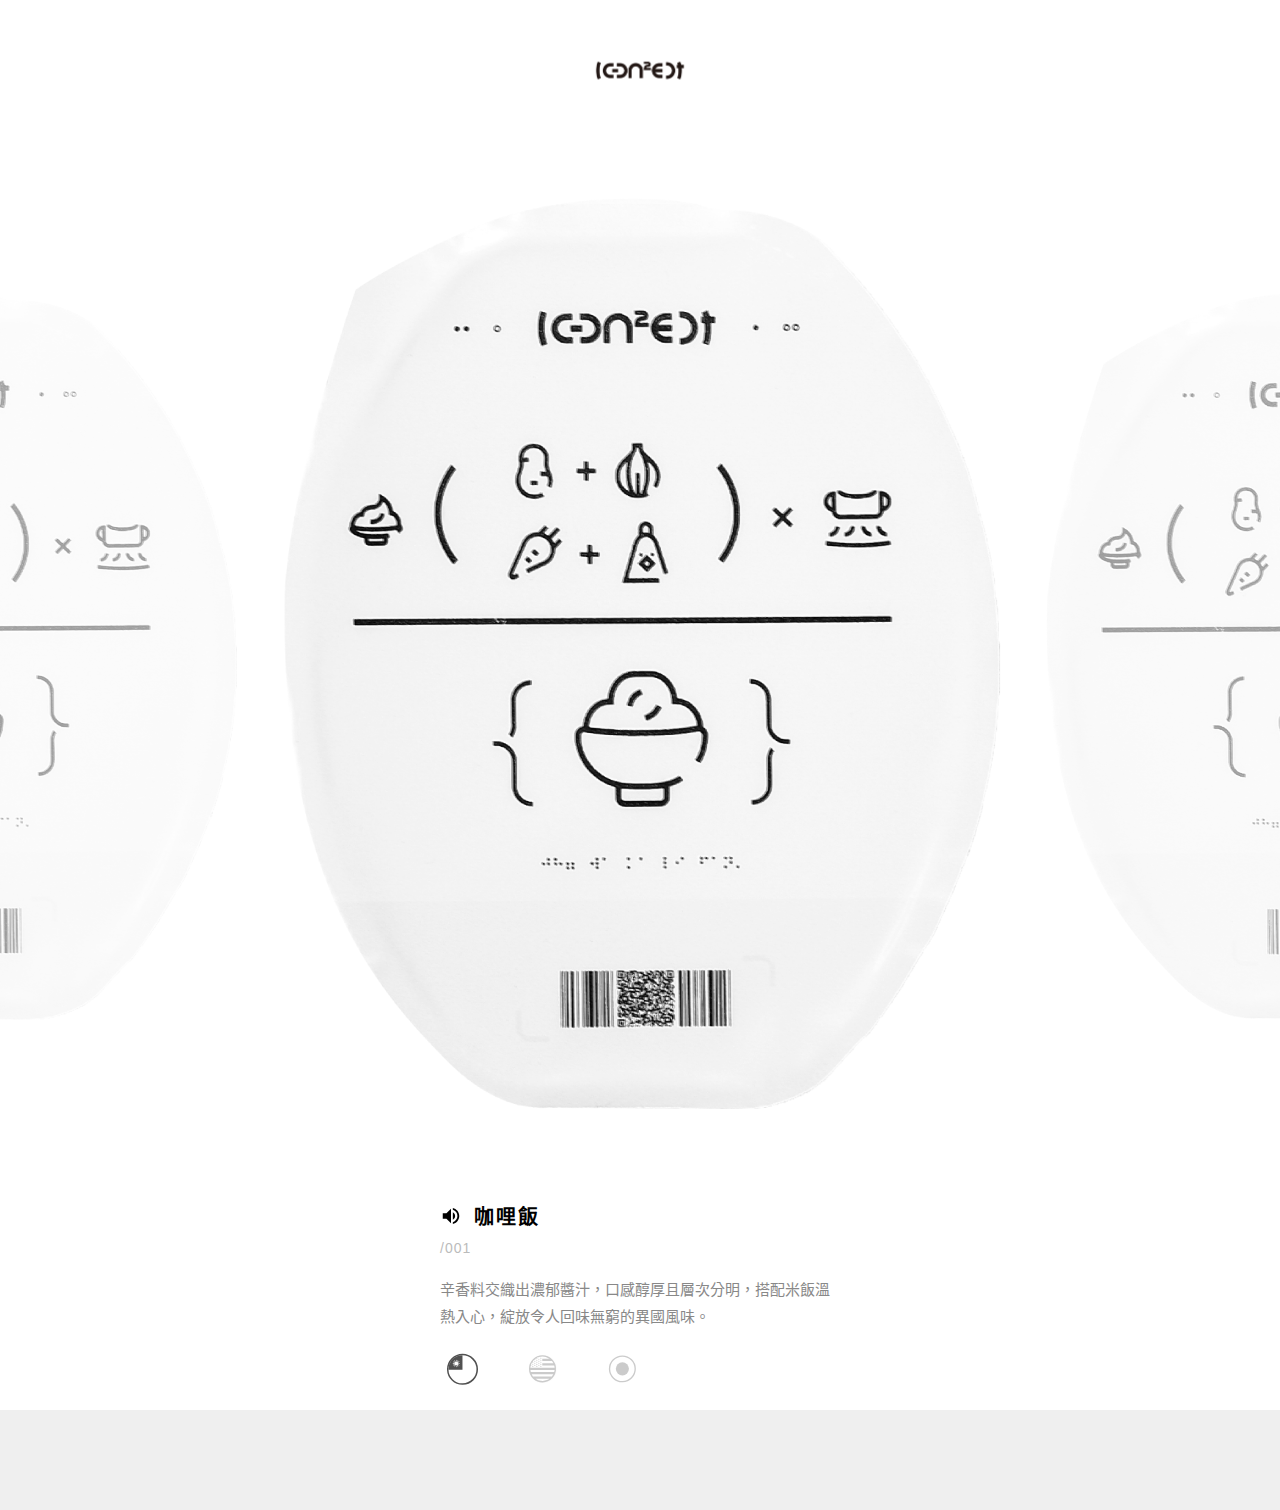
<file: 咖哩飯.html>
<!DOCTYPE html>
<html lang="zh-TW">
<head>
  <meta charset="UTF-8">
  <meta name="viewport" content="width=device-width, initial-scale=1.0">
  <title>Food Math Dictionary</title>
  <style>
    :root {
      --active-gray: #555555;   
      --inactive-gray: #CCCCCC; 
      --footer-bg: #EFEFEF;    
    }

    body {
      margin: 0;
      padding: 0;
      font-family: "Noto Sans TC", sans-serif;
      display: flex;
      flex-direction: column;
      align-items: center;
      background: #ffffff;
      min-height: 100vh;
      overflow-x: hidden; /* 防止橫向捲軸出現 */
    }

    /* --- Header 區域 --- */
    header {
      width: 100%;
      padding: 10px 0;
      display: flex;
      justify-content: center;
      align-items: center;
    }

    .logo-img {
      width: 120px; 
      height: auto;
    }

    /* --- 上方產品圖區域 --- */
    .product-container {
      width: 60%;
      display: flex;
      justify-content: center;
      align-items: center;
      position: relative;
    }
    
    .product-side-img {
      width: 80%;
      min-height: 50vh;/*圖片最小要有螢幕的50%高度*/
      flex-shrink: 0; 
      opacity: 0.4; 
      filter: grayscale(100%); 
      object-fit: contain;
    }

    #product-image {
      width: 100%; 
      display: flex;
      flex-shrink: 0;
      z-index: 2; 
      object-fit: contain;
    }

    /* --- 文字顯示區域 --- */
    .content-section {
      width: 85%;
      margin-top: 20px;
      margin-bottom: 20px; 
      text-align: left;
      display: flex;
      flex-direction: column;
      align-items: flex-start;
      max-width: 400px; 
    }

    .title-row {
      display: flex;
      align-items: center;
      gap: 12px;
      cursor: pointer;
    }

    #speaker-icon {
      width: 22px;
      height: 22px;
      fill: #000000;
    }

    #display-title {
      font-size: 20px;
      font-weight: 700;
      margin: 0;
      letter-spacing: 2px;
    }

    #display-id {
      color: #bbbbbb;
      font-size: 14px;
      margin: 10px 0;
      letter-spacing: 1px;
    }

    #display-desc {
      color: #888888;
      font-size: 15px;
      line-height: 1.8;
      margin-top: 10px;
    }

    /* --- Footer 區域 --- */
    footer {
      width: 100%;
      height: 100px;
      background-color: var(--footer-bg);
      bottom: 0;
      display: flex;
      justify-content: center;
      align-items: center;
      z-index: 100;
    }

    .lang-switcher {
      display: flex;
      justify-content: center;
      align-items: center;
      gap: 35px;
    }

    .lang-btn {
      width: 45px;
      height: 45px;
      cursor: pointer;
      transition: all 0.3s ease;
      filter: grayscale(100%) opacity(0.3);
    }

    .lang-btn.active {
      filter: grayscale(0%) opacity(1);
      transform: scale(1.15);
    }

    .lang-btn:focus { outline: none; }
  </style>
</head>
<body>

  <header>
    <img src="ICON-16.png" class="logo-img" alt="Logo">
  </header>

  <div class="product-container">
    <img src="咖哩飯.png" class="product-side-img" alt="Side Product">
    <img id="product-image" src="咖哩飯.png" alt="Product">
    <img src="咖哩飯.png" class="product-side-img" alt="Side Product">
  </div>

  <div class="content-section">
    <div class="title-row" onclick="handleSpeech()">
      <svg id="speaker-icon" viewBox="0 0 24 24"><path d="M3 9v6h4l5 5V4L7 9H3zm13.5 3c0-1.77-1.02-3.29-2.5-4.03v8.05c1.48-.73 2.5-2.25 2.5-4.02zM14 3.23v2.06c2.89.86 5 3.54 5 6.71s-2.11 5.85-5 6.71v2.06c4.01-.91 7-4.49 7-8.77s-2.99-7.86-7-8.77z"/></svg>
      <h1 id="display-title">咖哩飯</h1>
    </div>
    <p id="display-id">/001</p>
    <p id="display-desc">辛香料交織出濃郁醬汁，口感醇厚且層次分明，搭配米飯溫熱入心，綻放令人回味無窮的異國風味。</p>
    
    <div class="lang-switcher">
        <img src="台-黑.svg" class="lang-btn active" onclick="switchLang('tw', this)" alt="Taiwan">
        <img src="美-黑.svg" class="lang-btn" onclick="switchLang('us', this)" alt="USA">
        <img src="日-黑.svg" class="lang-btn" onclick="switchLang('jp', this)" alt="Japan">
    </div>
  </div>

  <footer></footer>

  <script>
    const langData = {
      tw: {
        title: "咖哩飯",
        id: "/001",
        desc: "辛香料交織出濃郁醬汁，口感醇厚且層次分明，搭配米飯溫熱入心，綻放令人回味無窮的異國風味。",
        voice: "zh-TW"
      },
      us: {
        title: "CURRY",
        id: "/002",
        desc: "Spices intertwine to create a rich sauce with a full-bodied and layered flavor. Paired with warm rice, it delivers an unforgettable exotic taste.",
        voice: "en-US"
      },
      jp: {
        title: "カレー",
        id: "/003",
        desc: "スパイスが絡み合い、コクと深みのある風味豊かなソースが生まれます。温かいご飯と合わせると、忘れられないエキゾチックな味わいが広がります。",
        voice: "ja-JP"
      }
    };

    let currentLang = 'tw';
    let synth = window.speechSynthesis;
    let currentUtterance = null;

    function switchLang(lang, element) {
      synth.cancel(); 
      
      currentLang = lang;
      const data = langData[lang];

      document.getElementById('display-title').innerText = data.title;
      document.getElementById('display-desc').innerText = data.desc;
      document.getElementById('display-id').innerText = data.id;
      
      const btns = document.querySelectorAll('.lang-btn');
      btns.forEach(btn => btn.classList.remove('active'));
      element.classList.add('active');
    }

    function handleSpeech() {
      if (synth.speaking) {
        if (synth.paused) {
          synth.resume();
        } else {
          synth.pause();
        }
      } else {
        startSpeaking();
      }
    }

    function startSpeaking() {
      const data = langData[currentLang];
      currentUtterance = new SpeechSynthesisUtterance();
      currentUtterance.text = data.title + ". " + data.desc;
      currentUtterance.lang = data.voice;
      currentUtterance.rate = 0.95; // 微調語速讓聲音更自然

      // 語音自動篩選邏輯：優先找 Siri 或 Google 的優質語音
      const voices = synth.getVoices();
      let selectedVoice = null;

      if (data.voice === "zh-TW") {
          selectedVoice = voices.find(v => 
            v.lang.includes("zh-TW") && (v.name.includes("Siri") || v.name.includes("Google") || v.name.includes("Premium"))
          ) || voices.find(v => v.lang.includes("zh-TW"));
      } else {
          selectedVoice = voices.find(v => v.lang === data.voice);
      }

      if (selectedVoice) {
          currentUtterance.voice = selectedVoice;
      }
      
      synth.speak(currentUtterance);
    }

    // 預載入語音清單確保 getVoices 有效
    window.speechSynthesis.onvoiceschanged = () => {
      synth.getVoices();
    };
  </script>
</body>
</html>
</file>
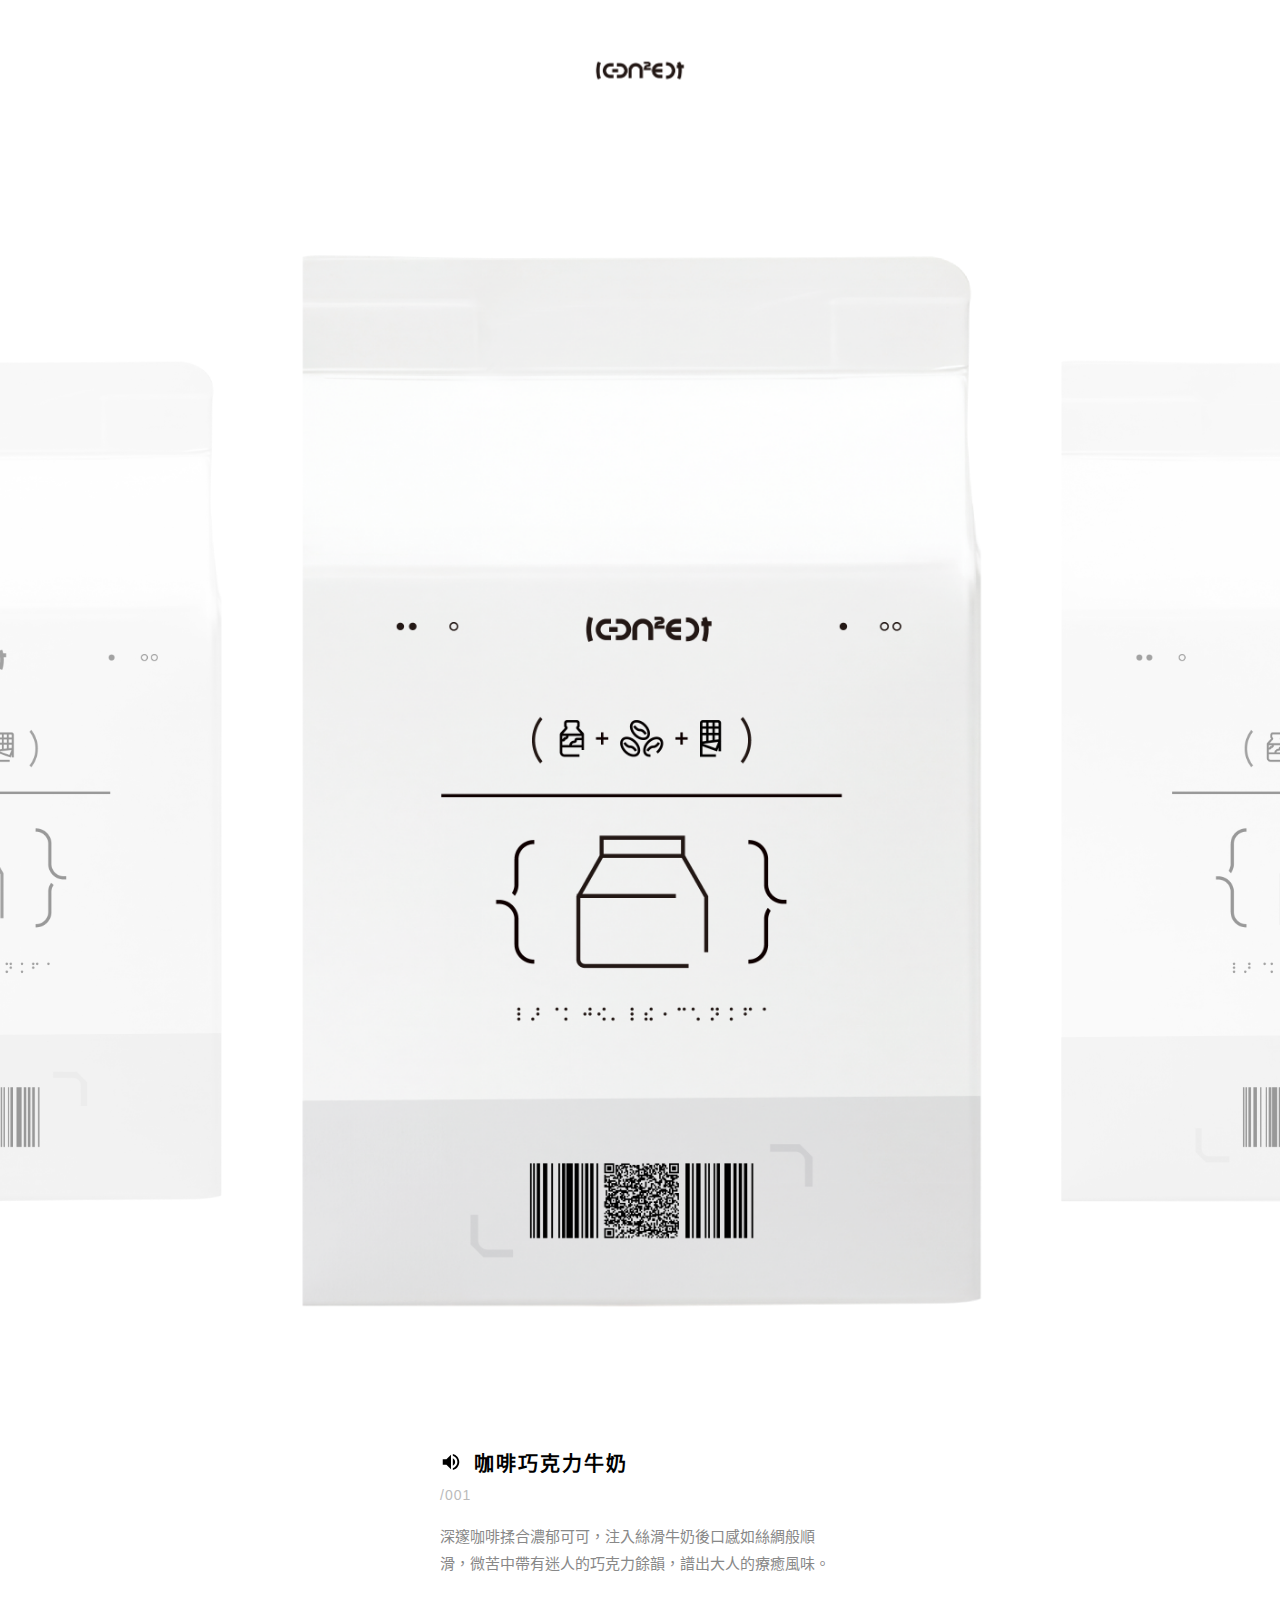
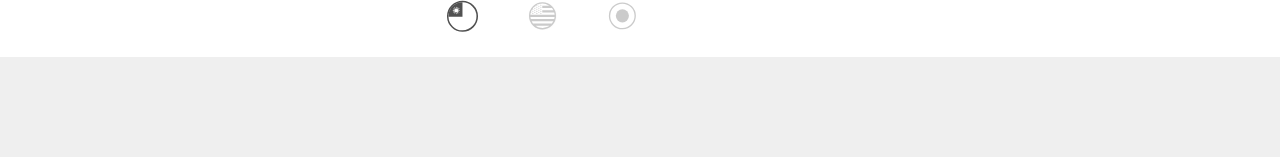
<file: 咖啡巧克力牛奶.html>
<!DOCTYPE html> 
<html lang="zh-TW"> 
<head>
  <meta charset="UTF-8">
  <meta name="viewport" content="width=device-width, initial-scale=1.0">
  <title>Food Math Dictionary</title>
  <style>
    :root {
      --active-gray: #555555;   
      --inactive-gray: #CCCCCC; 
      --footer-bg: #EFEFEF;    
    }

    body {
      margin: 0;
      padding: 0;
      font-family: "Noto Sans TC", sans-serif;
      display: flex;
      flex-direction: column;
      align-items: center;
      background: #ffffff;
      min-height: 100vh;
      overflow-x: hidden; /* 防止橫向捲軸出現 */
    }

    /* --- Header 區域 --- */
    header {
      width: 100%;
      padding: 10px 0;
      display: flex;
      justify-content: center;
      align-items: center;
    }

    .logo-img {
      width: 120px; 
      height: auto;
    }

    /* --- 上方產品圖區域 --- */
    .product-container {
      width: 60%;
      display: flex;
      justify-content: center;
      align-items: center;
      position: relative;
    }
    
    .product-side-img {
      width: 80%;
      min-height: 50vh;/*圖片最小要有螢幕的50%高度*/
      flex-shrink: 0; 
      opacity: 0.4; 
      filter: grayscale(100%); 
      object-fit: contain;
    }

    #product-image {
      width: 100%; 
      display: flex;
      flex-shrink: 0;
      z-index: 2; 
      object-fit: contain;
    }

    /* --- 文字顯示區域 --- */
    .content-section {
      width: 85%;
      margin-top: 20px;
      margin-bottom: 20px; 
      text-align: left;
      display: flex;
      flex-direction: column;
      align-items: flex-start;
      max-width: 400px; 
    }

    .title-row {
      display: flex;
      align-items: center;
      gap: 12px;
      cursor: pointer;
    }

    #speaker-icon {
      width: 22px;
      height: 22px;
      fill: #000000;
    }

    #display-title {
      font-size: 20px;
      font-weight: 700;
      margin: 0;
      letter-spacing: 2px;
    }

    #display-id {
      color: #bbbbbb;
      font-size: 14px;
      margin: 10px 0;
      letter-spacing: 1px;
    }

    #display-desc {
      color: #888888;
      font-size: 15px;
      line-height: 1.8;
      margin-top: 10px;
    }

    /* --- Footer 區域 --- */
    footer {
      width: 100%;
      height: 100px;
      background-color: var(--footer-bg);
      bottom: 0;
      display: flex;
      justify-content: center;
      align-items: center;
      z-index: 100;
    }

    .lang-switcher {
      display: flex;
      justify-content: center;
      align-items: center;
      gap: 35px;
    }

    .lang-btn {
      width: 45px;
      height: 45px;
      cursor: pointer;
      transition: all 0.3s ease;
      filter: grayscale(100%) opacity(0.3);
    }

    .lang-btn.active {
      filter: grayscale(0%) opacity(1);
      transform: scale(1.15);
    }

    .lang-btn:focus { outline: none; }
  </style>
</head>
<body>

  <header>
    <img src="ICON-16.png" class="logo-img" alt="Logo">
  </header>

  <div class="product-container">
    <img src="咖啡巧克力牛奶-29.png" class="product-side-img" alt="Side Product">
    <img id="product-image" src="咖啡巧克力牛奶-29.png" alt="Product">
    <img src="咖啡巧克力牛奶-29.png" class="product-side-img" alt="Side Product">
  </div>

  <div class="content-section">
    <div class="title-row" onclick="handleSpeech()">
      <svg id="speaker-icon" viewBox="0 0 24 24"><path d="M3 9v6h4l5 5V4L7 9H3zm13.5 3c0-1.77-1.02-3.29-2.5-4.03v8.05c1.48-.73 2.5-2.25 2.5-4.02zM14 3.23v2.06c2.89.86 5 3.54 5 6.71s-2.11 5.85-5 6.71v2.06c4.01-.91 7-4.49 7-8.77s-2.99-7.86-7-8.77z"/></svg>
      <h1 id="display-title">咖啡巧克力牛奶</h1>
    </div>
    <p id="display-id">/001</p>
    <p id="display-desc">深邃咖啡揉合濃郁可可，注入絲滑牛奶後口感如絲綢般順滑，微苦中帶有迷人的巧克力餘韻，譜出大人的療癒風味。</p>
    
    <div class="lang-switcher">
        <img src="台-黑.svg" class="lang-btn active" onclick="switchLang('tw', this)" alt="Taiwan">
        <img src="美-黑.svg" class="lang-btn" onclick="switchLang('us', this)" alt="USA">
        <img src="日-黑.svg" class="lang-btn" onclick="switchLang('jp', this)" alt="Japan">
    </div>
  </div>

  <footer></footer>

  <script>
    const langData = {
      tw: {
        title: "咖啡巧克力牛奶",
        id: "/001",
        desc: "深邃咖啡揉合濃郁可可，注入絲滑牛奶後口感如絲綢般順滑，微苦中帶有迷人的巧克力餘韻，譜出大人的療癒風味。",
        voice: "zh-TW"
      },
      us: {
        title: "coffee chocolate milk",
        id: "/002",
        desc: "The deep coffee blends with rich cocoa, and when infused with silky milk, the texture is as smooth as silk. With a slightly bitter taste and a charming chocolate aftertaste, it creates a healing flavor for adults.",
        voice: "en-US"
      },
      jp: {
        title: "コーヒーチョコレートミルク",
        id: "/003",
        desc: "濃厚なコーヒーとココアが絶妙に調和し、なめらかなミルクと合わせると、まるで絹のように滑らかな口当たりになります。ほのかな苦味と魅力的なチョコレートの余韻が、大人のための癒しの味わいを生み出します。",
        voice: "ja-JP"
      }
    };

    let currentLang = 'tw';
    let synth = window.speechSynthesis;
    let currentUtterance = null;

    function switchLang(lang, element) {
      synth.cancel(); 
      
      currentLang = lang;
      const data = langData[lang];

      document.getElementById('display-title').innerText = data.title;
      document.getElementById('display-desc').innerText = data.desc;
      document.getElementById('display-id').innerText = data.id;
      
      const btns = document.querySelectorAll('.lang-btn');
      btns.forEach(btn => btn.classList.remove('active'));
      element.classList.add('active');
    }

    function handleSpeech() {
      if (synth.speaking) {
        if (synth.paused) {
          synth.resume();
        } else {
          synth.pause();
        }
      } else {
        startSpeaking();
      }
    }

    function startSpeaking() {
      const data = langData[currentLang];
      currentUtterance = new SpeechSynthesisUtterance();
      currentUtterance.text = data.title + ". " + data.desc;
      currentUtterance.lang = data.voice;
      currentUtterance.rate = 0.95; // 微調語速讓聲音更自然

      // 語音自動篩選邏輯：優先找 Siri 或 Google 的優質語音
      const voices = synth.getVoices();
      let selectedVoice = null;

      if (data.voice === "zh-TW") {
          selectedVoice = voices.find(v => 
            v.lang.includes("zh-TW") && (v.name.includes("Siri") || v.name.includes("Google") || v.name.includes("Premium"))
          ) || voices.find(v => v.lang.includes("zh-TW"));
      } else {
          selectedVoice = voices.find(v => v.lang === data.voice);
      }

      if (selectedVoice) {
          currentUtterance.voice = selectedVoice;
      }
      
      synth.speak(currentUtterance);
    }

    // 預載入語音清單確保 getVoices 有效
    window.speechSynthesis.onvoiceschanged = () => {
      synth.getVoices();
    };
  </script>
</body>
</html>
</file>
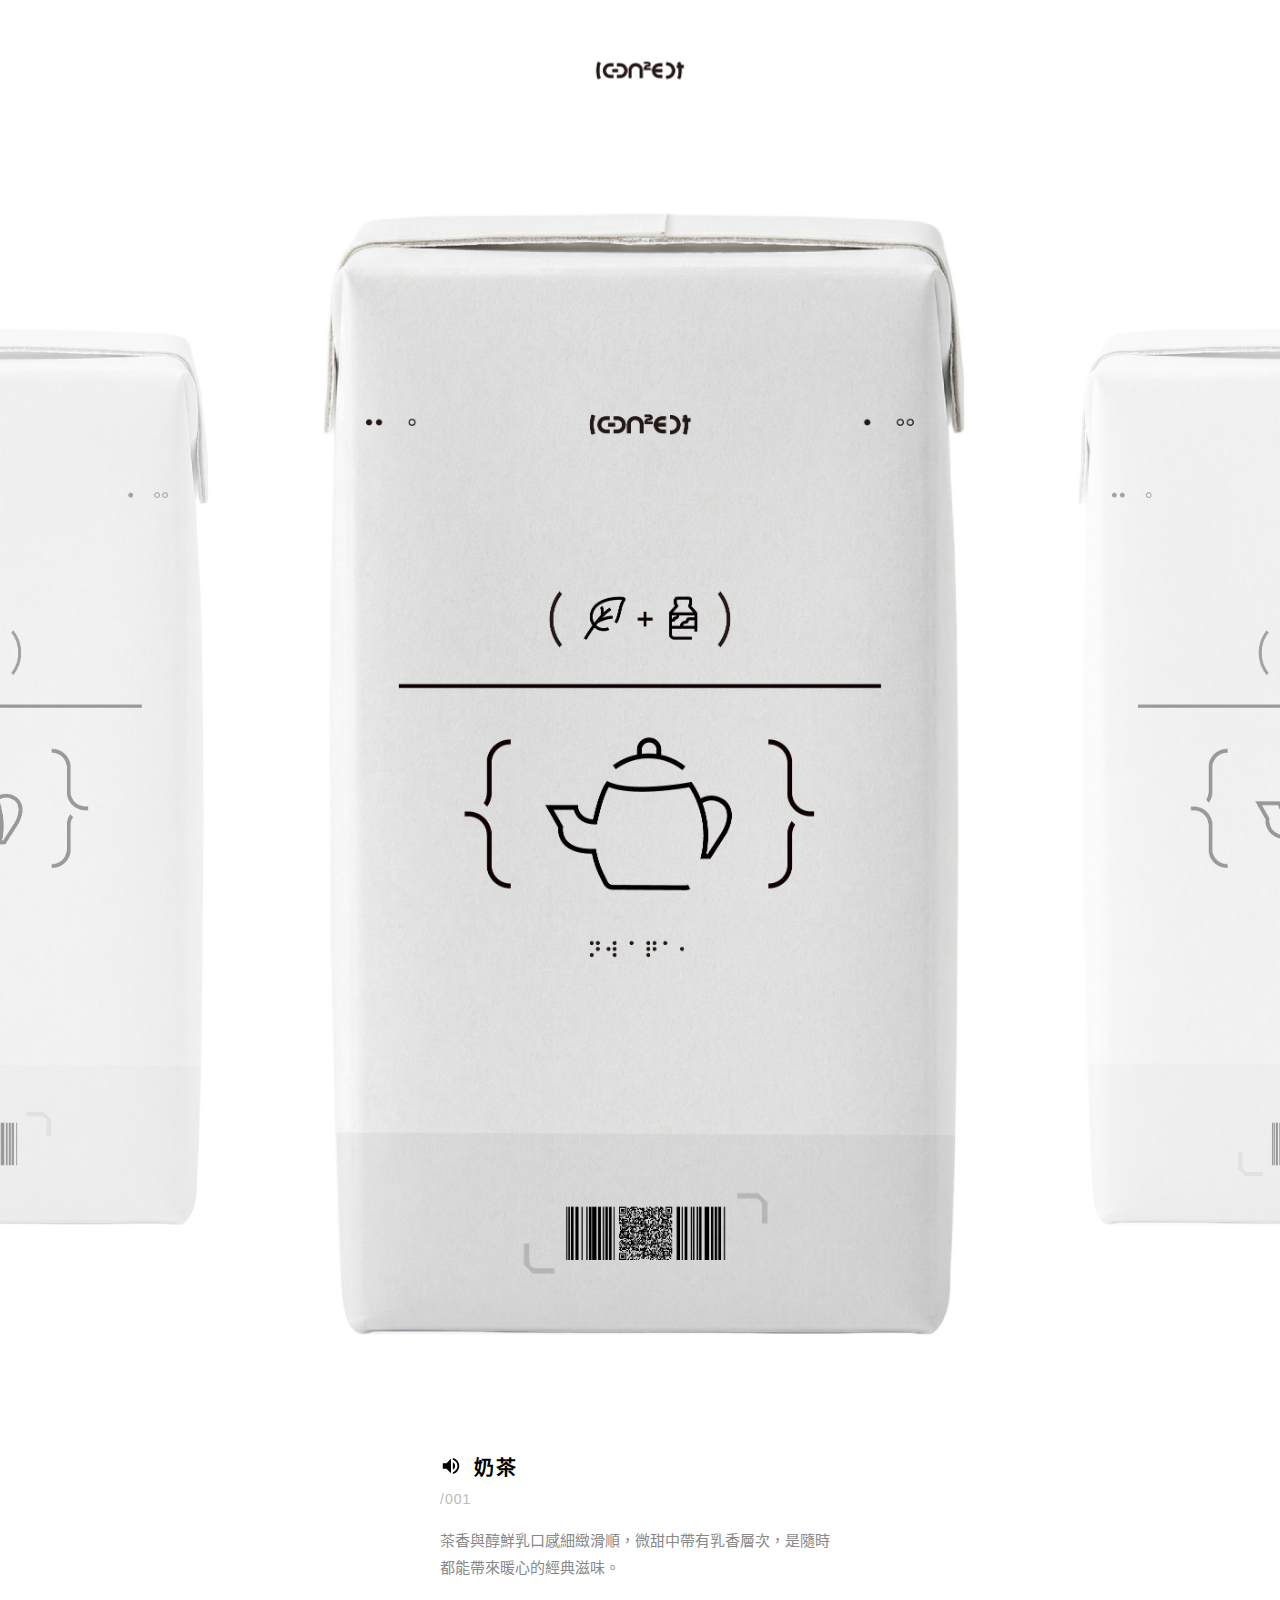
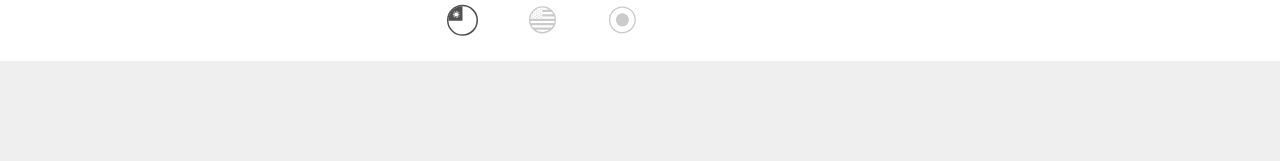
<file: 奶茶.html>
<!DOCTYPE html> 
<html lang="zh-TW"> 
<head>
  <meta charset="UTF-8">
  <meta name="viewport" content="width=device-width, initial-scale=1.0">
  <title>Food Math Dictionary</title>
  <style>
    :root {
      --active-gray: #555555;   
      --inactive-gray: #CCCCCC; 
      --footer-bg: #EFEFEF;    
    }

    body {
      margin: 0;
      padding: 0;
      font-family: "Noto Sans TC", sans-serif;
      display: flex;
      flex-direction: column;
      align-items: center;
      background: #ffffff;
      min-height: 100vh;
      overflow-x: hidden; /* 防止橫向捲軸出現 */
    }

    /* --- Header 區域 --- */
    header {
      width: 100%;
      padding: 10px 0;
      display: flex;
      justify-content: center;
      align-items: center;
    }

    .logo-img {
      width: 120px; 
      height: auto;
    }

    /* --- 上方產品圖區域 --- */
    .product-container {
      width: 60%;
      display: flex;
      justify-content: center;
      align-items: center;
      position: relative;
    }
    
    .product-side-img {
      width: 80%;
      min-height: 50vh;/*圖片最小要有螢幕的50%高度*/
      flex-shrink: 0; 
      opacity: 0.4; 
      filter: grayscale(100%); 
      object-fit: contain;
    }

    #product-image {
      width: 100%; 
      display: flex;
      flex-shrink: 0;
      z-index: 2; 
      object-fit: contain;
    }

    /* --- 文字顯示區域 --- */
    .content-section {
      width: 85%;
      margin-top: 20px;
      margin-bottom: 20px; 
      text-align: left;
      display: flex;
      flex-direction: column;
      align-items: flex-start;
      max-width: 400px; 
    }

    .title-row {
      display: flex;
      align-items: center;
      gap: 12px;
      cursor: pointer;
    }

    #speaker-icon {
      width: 22px;
      height: 22px;
      fill: #000000;
    }

    #display-title {
      font-size: 20px;
      font-weight: 700;
      margin: 0;
      letter-spacing: 2px;
    }

    #display-id {
      color: #bbbbbb;
      font-size: 14px;
      margin: 10px 0;
      letter-spacing: 1px;
    }

    #display-desc {
      color: #888888;
      font-size: 15px;
      line-height: 1.8;
      margin-top: 10px;
    }

    /* --- Footer 區域 --- */
    footer {
      width: 100%;
      height: 100px;
      background-color: var(--footer-bg);
      bottom: 0;
      display: flex;
      justify-content: center;
      align-items: center;
      z-index: 100;
    }

    .lang-switcher {
      display: flex;
      justify-content: center;
      align-items: center;
      gap: 35px;
    }

    .lang-btn {
      width: 45px;
      height: 45px;
      cursor: pointer;
      transition: all 0.3s ease;
      filter: grayscale(100%) opacity(0.3);
    }

    .lang-btn.active {
      filter: grayscale(0%) opacity(1);
      transform: scale(1.15);
    }

    .lang-btn:focus { outline: none; }
  </style>
</head>
<body>

  <header>
    <img src="ICON-16.png" class="logo-img" alt="Logo">
  </header>

  <div class="product-container">
    <img src="奶茶-42.png" class="product-side-img" alt="Side Product">
    <img id="product-image" src="奶茶-42.png" alt="Product">
    <img src="奶茶-42.png" class="product-side-img" alt="Side Product">
  </div>

  <div class="content-section">
    <div class="title-row" onclick="handleSpeech()">
      <svg id="speaker-icon" viewBox="0 0 24 24"><path d="M3 9v6h4l5 5V4L7 9H3zm13.5 3c0-1.77-1.02-3.29-2.5-4.03v8.05c1.48-.73 2.5-2.25 2.5-4.02zM14 3.23v2.06c2.89.86 5 3.54 5 6.71s-2.11 5.85-5 6.71v2.06c4.01-.91 7-4.49 7-8.77s-2.99-7.86-7-8.77z"/></svg>
      <h1 id="display-title">奶茶</h1>
    </div>
    <p id="display-id">/001</p>
    <p id="display-desc">茶香與醇鮮乳口感細緻滑順，微甜中帶有乳香層次，是隨時都能帶來暖心的經典滋味。</p>
    
    <div class="lang-switcher">
        <img src="台-黑.svg" class="lang-btn active" onclick="switchLang('tw', this)" alt="Taiwan">
        <img src="美-黑.svg" class="lang-btn" onclick="switchLang('us', this)" alt="USA">
        <img src="日-黑.svg" class="lang-btn" onclick="switchLang('jp', this)" alt="Japan">
    </div>
  </div>

  <footer></footer>

  <script>
    const langData = {
      tw: {
        title: "奶茶",
        id: "/001",
        desc: "茶香與醇鮮乳口感細緻滑順，微甜中帶有乳香層次，是隨時都能帶來暖心的經典滋味。",
        voice: "zh-TW"
      },
      us: {
        title: "milk tea",
        id: "/002",
        desc: "The tea aroma and rich, fresh milk create a delicate and smooth taste, with a subtle sweetness and layers of milky fragrance, making it a classic flavor that can bring warmth anytime.",
        voice: "en-US"
      },
      jp: {
        title: "ミルクティー",
        id: "/003",
        desc: "紅茶の香りと濃厚で新鮮なミルクが、繊細で滑らかな味わいを生み出し、ほのかな甘みと幾重にも重なるミルクの香りが、いつでも温かさを感じさせてくれる定番の味わいを演出します。",
        voice: "ja-JP"
      }
    };

    let currentLang = 'tw';
    let synth = window.speechSynthesis;
    let currentUtterance = null;

    function switchLang(lang, element) {
      synth.cancel(); 
      
      currentLang = lang;
      const data = langData[lang];

      document.getElementById('display-title').innerText = data.title;
      document.getElementById('display-desc').innerText = data.desc;
      document.getElementById('display-id').innerText = data.id;
      
      const btns = document.querySelectorAll('.lang-btn');
      btns.forEach(btn => btn.classList.remove('active'));
      element.classList.add('active');
    }

    function handleSpeech() {
      if (synth.speaking) {
        if (synth.paused) {
          synth.resume();
        } else {
          synth.pause();
        }
      } else {
        startSpeaking();
      }
    }

    function startSpeaking() {
      const data = langData[currentLang];
      currentUtterance = new SpeechSynthesisUtterance();
      currentUtterance.text = data.title + ". " + data.desc;
      currentUtterance.lang = data.voice;
      currentUtterance.rate = 0.95; // 微調語速讓聲音更自然

      // 語音自動篩選邏輯：優先找 Siri 或 Google 的優質語音
      const voices = synth.getVoices();
      let selectedVoice = null;

      if (data.voice === "zh-TW") {
          selectedVoice = voices.find(v => 
            v.lang.includes("zh-TW") && (v.name.includes("Siri") || v.name.includes("Google") || v.name.includes("Premium"))
          ) || voices.find(v => v.lang.includes("zh-TW"));
      } else {
          selectedVoice = voices.find(v => v.lang === data.voice);
      }

      if (selectedVoice) {
          currentUtterance.voice = selectedVoice;
      }
      
      synth.speak(currentUtterance);
    }

    // 預載入語音清單確保 getVoices 有效
    window.speechSynthesis.onvoiceschanged = () => {
      synth.getVoices();
    };
  </script>
</body>
</html>
</file>
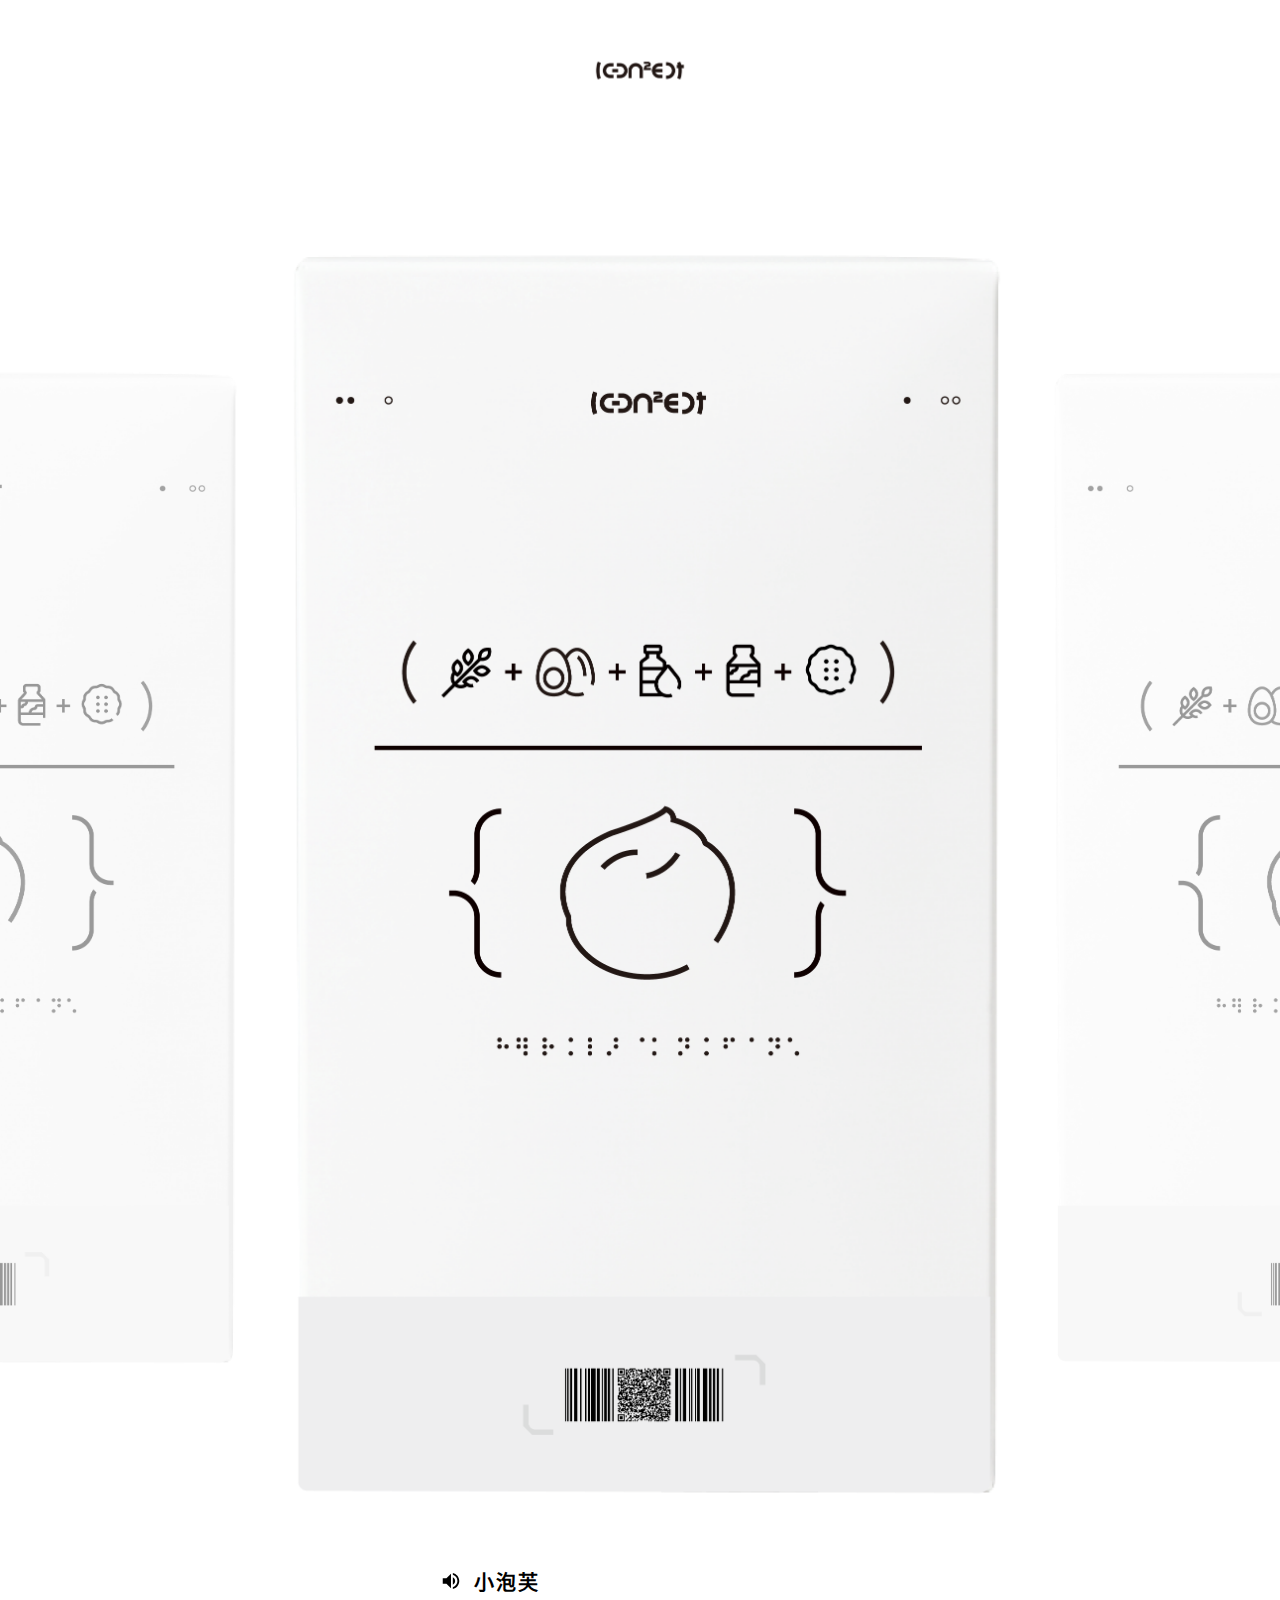
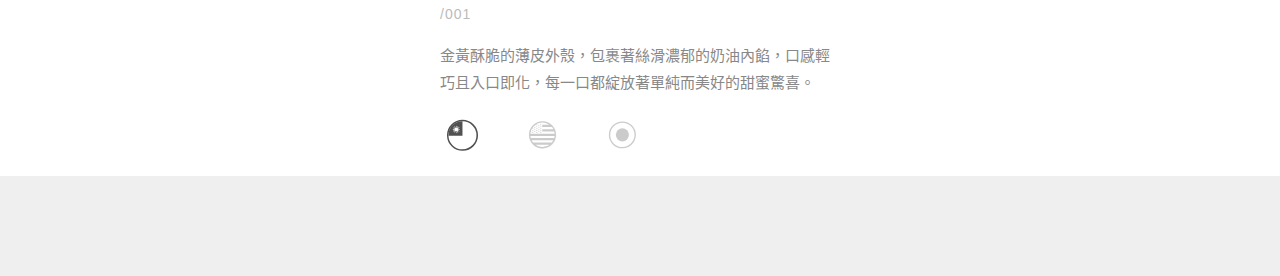
<file: 小泡芙.html>
<!DOCTYPE html> 
<html lang="zh-TW"> 
<head>
  <meta charset="UTF-8">
  <meta name="viewport" content="width=device-width, initial-scale=1.0">
  <title>Food Math Dictionary</title>
  <style>
    :root {
      --active-gray: #555555;   
      --inactive-gray: #CCCCCC; 
      --footer-bg: #EFEFEF;    
    }

    body {
      margin: 0;
      padding: 0;
      font-family: "Noto Sans TC", sans-serif;
      display: flex;
      flex-direction: column;
      align-items: center;
      background: #ffffff;
      min-height: 100vh;
      overflow-x: hidden; /* 防止橫向捲軸出現 */
    }

    /* --- Header 區域 --- */
    header {
      width: 100%;
      padding: 10px 0;
      display: flex;
      justify-content: center;
      align-items: center;
    }

    .logo-img {
      width: 120px; 
      height: auto;
    }

    /* --- 上方產品圖區域 --- */
    .product-container {
      width: 60%;
      display: flex;
      justify-content: center;
      align-items: center;
      position: relative;
    }
    
    .product-side-img {
      width: 80%;
      min-height: 50vh;/*圖片最小要有螢幕的50%高度*/
      flex-shrink: 0; 
      opacity: 0.4; 
      filter: grayscale(100%); 
      object-fit: contain;
    }

    #product-image {
      width: 100%; 
      display: flex;
      flex-shrink: 0;
      z-index: 2; 
      object-fit: contain;
    }

    /* --- 文字顯示區域 --- */
    .content-section {
      width: 85%;
      margin-top: 20px;
      margin-bottom: 20px; 
      text-align: left;
      display: flex;
      flex-direction: column;
      align-items: flex-start;
      max-width: 400px; 
    }

    .title-row {
      display: flex;
      align-items: center;
      gap: 12px;
      cursor: pointer;
    }

    #speaker-icon {
      width: 22px;
      height: 22px;
      fill: #000000;
    }

    #display-title {
      font-size: 20px;
      font-weight: 700;
      margin: 0;
      letter-spacing: 2px;
    }

    #display-id {
      color: #bbbbbb;
      font-size: 14px;
      margin: 10px 0;
      letter-spacing: 1px;
    }

    #display-desc {
      color: #888888;
      font-size: 15px;
      line-height: 1.8;
      margin-top: 10px;
    }

    /* --- Footer 區域 --- */
    footer {
      width: 100%;
      height: 100px;
      background-color: var(--footer-bg);
      bottom: 0;
      display: flex;
      justify-content: center;
      align-items: center;
      z-index: 100;
    }

    .lang-switcher {
      display: flex;
      justify-content: center;
      align-items: center;
      gap: 35px;
    }

    .lang-btn {
      width: 45px;
      height: 45px;
      cursor: pointer;
      transition: all 0.3s ease;
      filter: grayscale(100%) opacity(0.3);
    }

    .lang-btn.active {
      filter: grayscale(0%) opacity(1);
      transform: scale(1.15);
    }

    .lang-btn:focus { outline: none; }
  </style>
</head>
<body>

  <header>
    <img src="ICON-16.png" class="logo-img" alt="Logo">
  </header>

  <div class="product-container">
    <img src="小泡芙-40.png" class="product-side-img" alt="Side Product">
    <img id="product-image" src="小泡芙-40.png" alt="Product">
    <img src="小泡芙-40.png" class="product-side-img" alt="Side Product">
  </div>

  <div class="content-section">
    <div class="title-row" onclick="handleSpeech()">
      <svg id="speaker-icon" viewBox="0 0 24 24"><path d="M3 9v6h4l5 5V4L7 9H3zm13.5 3c0-1.77-1.02-3.29-2.5-4.03v8.05c1.48-.73 2.5-2.25 2.5-4.02zM14 3.23v2.06c2.89.86 5 3.54 5 6.71s-2.11 5.85-5 6.71v2.06c4.01-.91 7-4.49 7-8.77s-2.99-7.86-7-8.77z"/></svg>
      <h1 id="display-title">小泡芙</h1>
    </div>
    <p id="display-id">/001</p>
    <p id="display-desc">金黃酥脆的薄皮外殼，包裹著絲滑濃郁的奶油內餡，口感輕巧且入口即化，每一口都綻放著單純而美好的甜蜜驚喜。</p>
    
    <div class="lang-switcher">
        <img src="台-黑.svg" class="lang-btn active" onclick="switchLang('tw', this)" alt="Taiwan">
        <img src="美-黑.svg" class="lang-btn" onclick="switchLang('us', this)" alt="USA">
        <img src="日-黑.svg" class="lang-btn" onclick="switchLang('jp', this)" alt="Japan">
    </div>
  </div>

  <footer></footer>

  <script>
    const langData = {
      tw: {
        title: "小泡芙",
        id: "/001",
        desc: "金黃酥脆的薄皮外殼，包裹著絲滑濃郁的奶油內餡，口感輕巧且入口即化，每一口都綻放著單純而美好的甜蜜驚喜。",
        voice: "zh-TW"
      },
      us: {
        title: "Little puffs",
        id: "/002",
        desc: "The crispy outer shell encases a rich, creamy filling, offering a light and melt-in-your-mouth texture and a delightful sweet surprise with every bite.",
        voice: "en-US"
      },
      jp: {
        title: "小さなパフ",
        id: "/003",
        desc: "サクサクとした外側の皮の中には、濃厚でクリーミーなフィリングが詰まっており、軽やかで口の中でとろけるような食感と、一口ごとに嬉しい甘い驚きが楽しめます。",
        voice: "ja-JP"
      }
    };

    let currentLang = 'tw';
    let synth = window.speechSynthesis;
    let currentUtterance = null;

    function switchLang(lang, element) {
      synth.cancel(); 
      
      currentLang = lang;
      const data = langData[lang];

      document.getElementById('display-title').innerText = data.title;
      document.getElementById('display-desc').innerText = data.desc;
      document.getElementById('display-id').innerText = data.id;
      
      const btns = document.querySelectorAll('.lang-btn');
      btns.forEach(btn => btn.classList.remove('active'));
      element.classList.add('active');
    }

    function handleSpeech() {
      if (synth.speaking) {
        if (synth.paused) {
          synth.resume();
        } else {
          synth.pause();
        }
      } else {
        startSpeaking();
      }
    }

    function startSpeaking() {
      const data = langData[currentLang];
      currentUtterance = new SpeechSynthesisUtterance();
      currentUtterance.text = data.title + ". " + data.desc;
      currentUtterance.lang = data.voice;
      currentUtterance.rate = 0.95; // 微調語速讓聲音更自然

      // 語音自動篩選邏輯：優先找 Siri 或 Google 的優質語音
      const voices = synth.getVoices();
      let selectedVoice = null;

      if (data.voice === "zh-TW") {
          selectedVoice = voices.find(v => 
            v.lang.includes("zh-TW") && (v.name.includes("Siri") || v.name.includes("Google") || v.name.includes("Premium"))
          ) || voices.find(v => v.lang.includes("zh-TW"));
      } else {
          selectedVoice = voices.find(v => v.lang === data.voice);
      }

      if (selectedVoice) {
          currentUtterance.voice = selectedVoice;
      }
      
      synth.speak(currentUtterance);
    }

    // 預載入語音清單確保 getVoices 有效
    window.speechSynthesis.onvoiceschanged = () => {
      synth.getVoices();
    };
  </script>
</body>
</html>
</file>
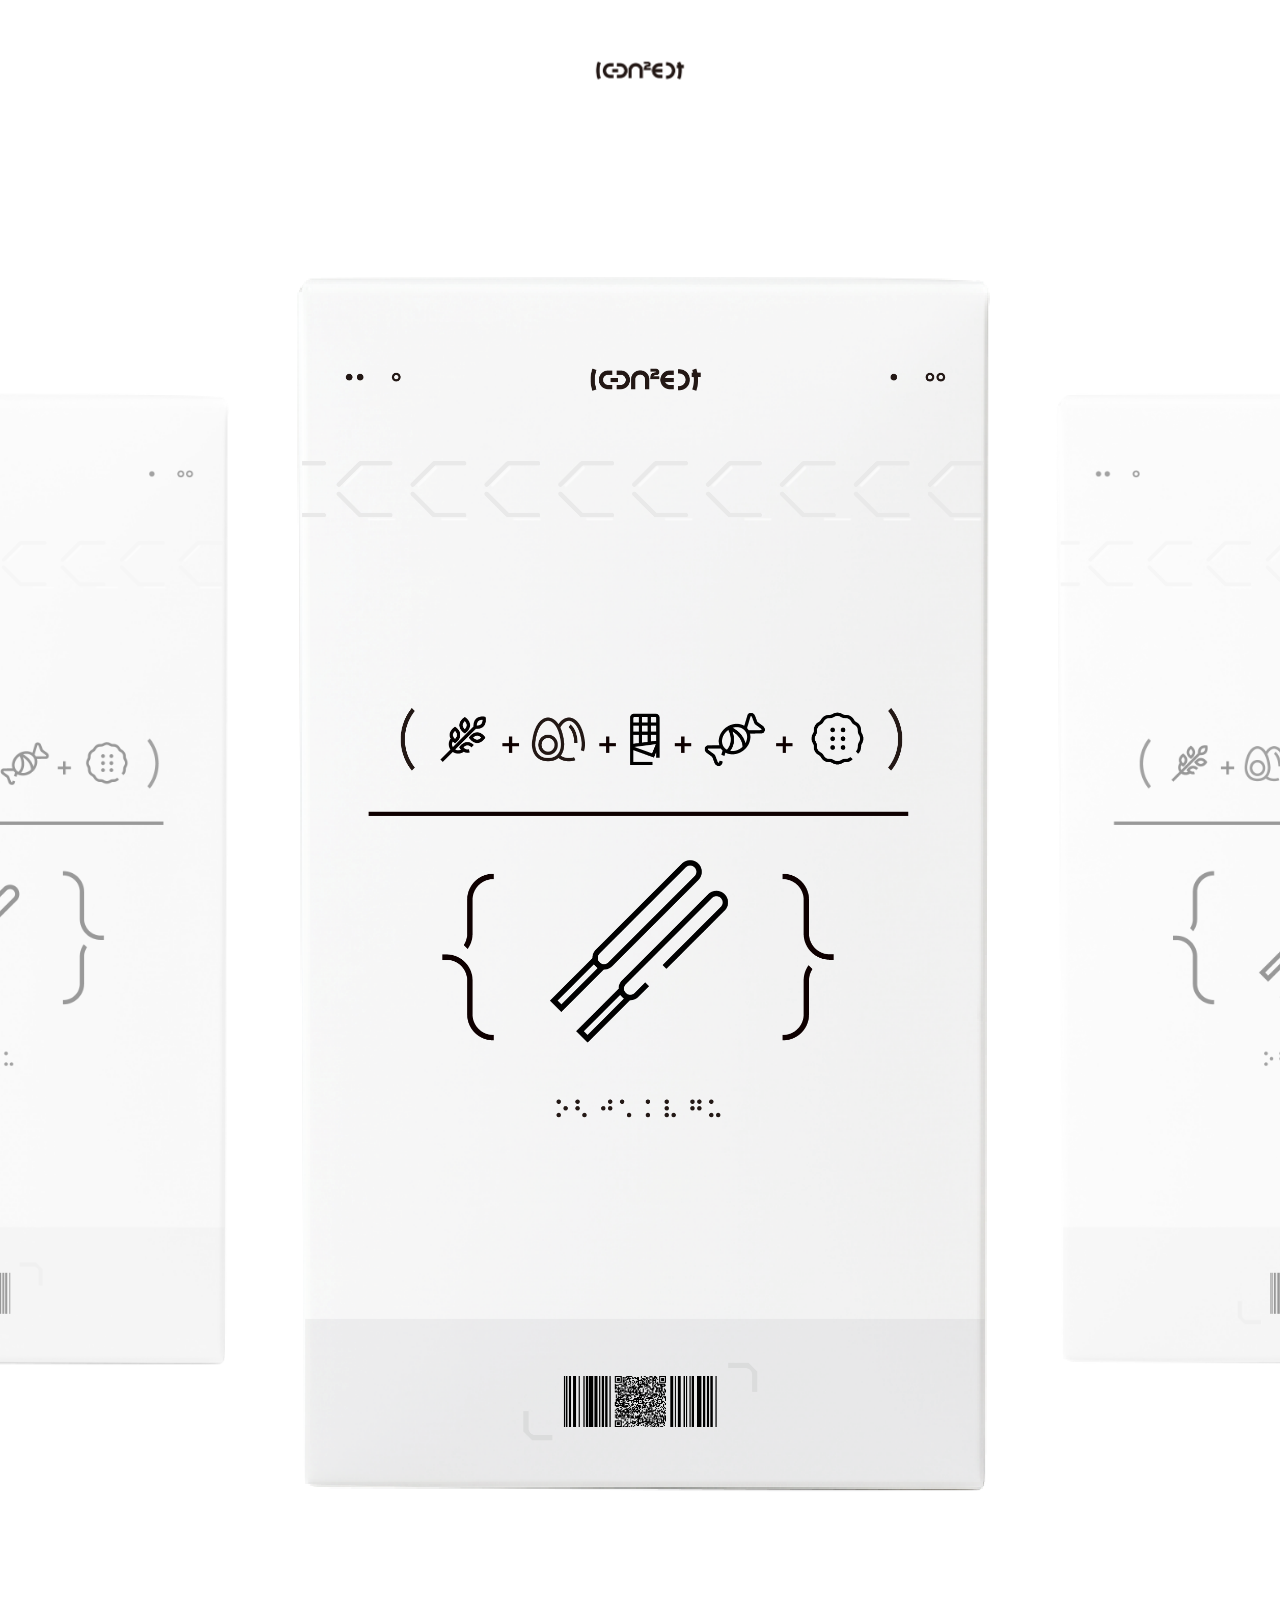
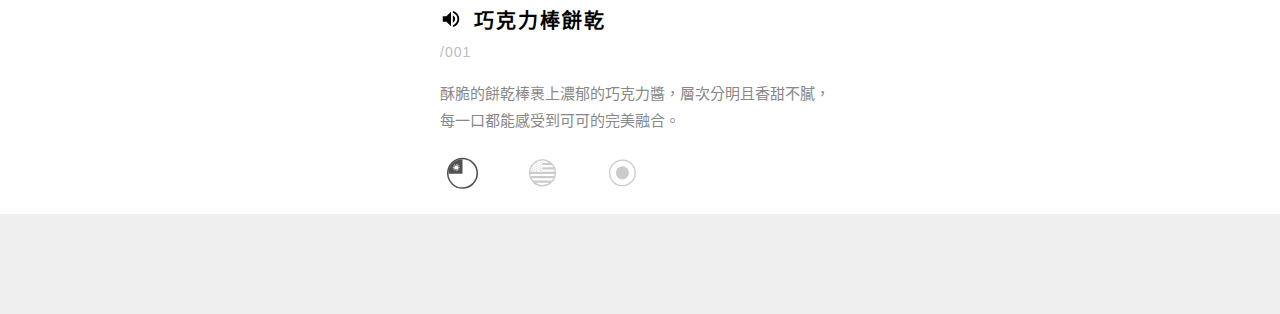
<file: 巧克力棒餅乾.html>
<!DOCTYPE html> 
<html lang="zh-TW"> 
<head>
  <meta charset="UTF-8">
  <meta name="viewport" content="width=device-width, initial-scale=1.0">
  <title>Food Math Dictionary</title>
  <style>
    :root {
      --active-gray: #555555;   
      --inactive-gray: #CCCCCC; 
      --footer-bg: #EFEFEF;    
    }

    body {
      margin: 0;
      padding: 0;
      font-family: "Noto Sans TC", sans-serif;
      display: flex;
      flex-direction: column;
      align-items: center;
      background: #ffffff;
      min-height: 100vh;
      overflow-x: hidden; /* 防止橫向捲軸出現 */
    }

    /* --- Header 區域 --- */
    header {
      width: 100%;
      padding: 10px 0;
      display: flex;
      justify-content: center;
      align-items: center;
    }

    .logo-img {
      width: 120px; 
      height: auto;
    }

    /* --- 上方產品圖區域 --- */
    .product-container {
      width: 60%;
      display: flex;
      justify-content: center;
      align-items: center;
      position: relative;
    }
    
    .product-side-img {
      width: 80%;
      min-height: 50vh;/*圖片最小要有螢幕的50%高度*/
      flex-shrink: 0; 
      opacity: 0.4; 
      filter: grayscale(100%); 
      object-fit: contain;
    }

    #product-image {
      width: 100%; 
      display: flex;
      flex-shrink: 0;
      z-index: 2; 
      object-fit: contain;
    }

    /* --- 文字顯示區域 --- */
    .content-section {
      width: 85%;
      margin-top: 20px;
      margin-bottom: 20px; 
      text-align: left;
      display: flex;
      flex-direction: column;
      align-items: flex-start;
      max-width: 400px; 
    }

    .title-row {
      display: flex;
      align-items: center;
      gap: 12px;
      cursor: pointer;
    }

    #speaker-icon {
      width: 22px;
      height: 22px;
      fill: #000000;
    }

    #display-title {
      font-size: 20px;
      font-weight: 700;
      margin: 0;
      letter-spacing: 2px;
    }

    #display-id {
      color: #bbbbbb;
      font-size: 14px;
      margin: 10px 0;
      letter-spacing: 1px;
    }

    #display-desc {
      color: #888888;
      font-size: 15px;
      line-height: 1.8;
      margin-top: 10px;
    }

    /* --- Footer 區域 --- */
    footer {
      width: 100%;
      height: 100px;
      background-color: var(--footer-bg);
      bottom: 0;
      display: flex;
      justify-content: center;
      align-items: center;
      z-index: 100;
    }

    .lang-switcher {
      display: flex;
      justify-content: center;
      align-items: center;
      gap: 35px;
    }

    .lang-btn {
      width: 45px;
      height: 45px;
      cursor: pointer;
      transition: all 0.3s ease;
      filter: grayscale(100%) opacity(0.3);
    }

    .lang-btn.active {
      filter: grayscale(0%) opacity(1);
      transform: scale(1.15);
    }

    .lang-btn:focus { outline: none; }
  </style>
</head>
<body>

  <header>
    <img src="ICON-16.png" class="logo-img" alt="Logo">
  </header>

  <div class="product-container">
    <img src="巧克力棒餅乾-36.png" class="product-side-img" alt="Side Product">
    <img id="product-image" src="巧克力棒餅乾-36.png" alt="Product">
    <img src="巧克力棒餅乾-36.png" class="product-side-img" alt="Side Product">
  </div>

  <div class="content-section">
    <div class="title-row" onclick="handleSpeech()">
      <svg id="speaker-icon" viewBox="0 0 24 24"><path d="M3 9v6h4l5 5V4L7 9H3zm13.5 3c0-1.77-1.02-3.29-2.5-4.03v8.05c1.48-.73 2.5-2.25 2.5-4.02zM14 3.23v2.06c2.89.86 5 3.54 5 6.71s-2.11 5.85-5 6.71v2.06c4.01-.91 7-4.49 7-8.77s-2.99-7.86-7-8.77z"/></svg>
      <h1 id="display-title">巧克力棒餅乾</h1>
    </div>
    <p id="display-id">/001</p>
    <p id="display-desc">酥脆的餅乾棒裹上濃郁的巧克力醬，層次分明且香甜不膩，每一口都能感受到可可的完美融合。</p>
    
    <div class="lang-switcher">
        <img src="台-黑.svg" class="lang-btn active" onclick="switchLang('tw', this)" alt="Taiwan">
        <img src="美-黑.svg" class="lang-btn" onclick="switchLang('us', this)" alt="USA">
        <img src="日-黑.svg" class="lang-btn" onclick="switchLang('jp', this)" alt="Japan">
    </div>
  </div>

  <footer></footer>

  <script>
    const langData = {
      tw: {
        title: "巧克力棒餅乾",
        id: "/001",
        desc: "酥脆的餅乾棒裹上濃郁的巧克力醬，層次分明且香甜不膩，每一口都能感受到可可的完美融合。",
        voice: "zh-TW"
      },
      us: {
        title: "Chocolate Bar Cookies",
        id: "/002",
        desc: "Crispy biscuit sticks coated in rich chocolate sauce offer distinct layers of flavor that are sweet but not cloying, allowing you to experience the perfect blend of cocoa in every bite.",
        voice: "en-US"
      },
      jp: {
        title: "チョコレートバークッキー",
        id: "/003",
        desc: "濃厚なチョコレートソースでコーティングされたサクサクのビスケットスティックは、甘すぎずしつこくない、幾重にも重なる風味が特徴で、一口ごとに完璧なカカオの味わいを堪能できます。",
        voice: "ja-JP"
      }
    };

    let currentLang = 'tw';
    let synth = window.speechSynthesis;
    let currentUtterance = null;

    function switchLang(lang, element) {
      synth.cancel(); 
      
      currentLang = lang;
      const data = langData[lang];

      document.getElementById('display-title').innerText = data.title;
      document.getElementById('display-desc').innerText = data.desc;
      document.getElementById('display-id').innerText = data.id;
      
      const btns = document.querySelectorAll('.lang-btn');
      btns.forEach(btn => btn.classList.remove('active'));
      element.classList.add('active');
    }

    function handleSpeech() {
      if (synth.speaking) {
        if (synth.paused) {
          synth.resume();
        } else {
          synth.pause();
        }
      } else {
        startSpeaking();
      }
    }

    function startSpeaking() {
      const data = langData[currentLang];
      currentUtterance = new SpeechSynthesisUtterance();
      currentUtterance.text = data.title + ". " + data.desc;
      currentUtterance.lang = data.voice;
      currentUtterance.rate = 0.95; // 微調語速讓聲音更自然

      // 語音自動篩選邏輯：優先找 Siri 或 Google 的優質語音
      const voices = synth.getVoices();
      let selectedVoice = null;

      if (data.voice === "zh-TW") {
          selectedVoice = voices.find(v => 
            v.lang.includes("zh-TW") && (v.name.includes("Siri") || v.name.includes("Google") || v.name.includes("Premium"))
          ) || voices.find(v => v.lang.includes("zh-TW"));
      } else {
          selectedVoice = voices.find(v => v.lang === data.voice);
      }

      if (selectedVoice) {
          currentUtterance.voice = selectedVoice;
      }
      
      synth.speak(currentUtterance);
    }

    // 預載入語音清單確保 getVoices 有效
    window.speechSynthesis.onvoiceschanged = () => {
      synth.getVoices();
    };
  </script>
</body>
</html>
</file>
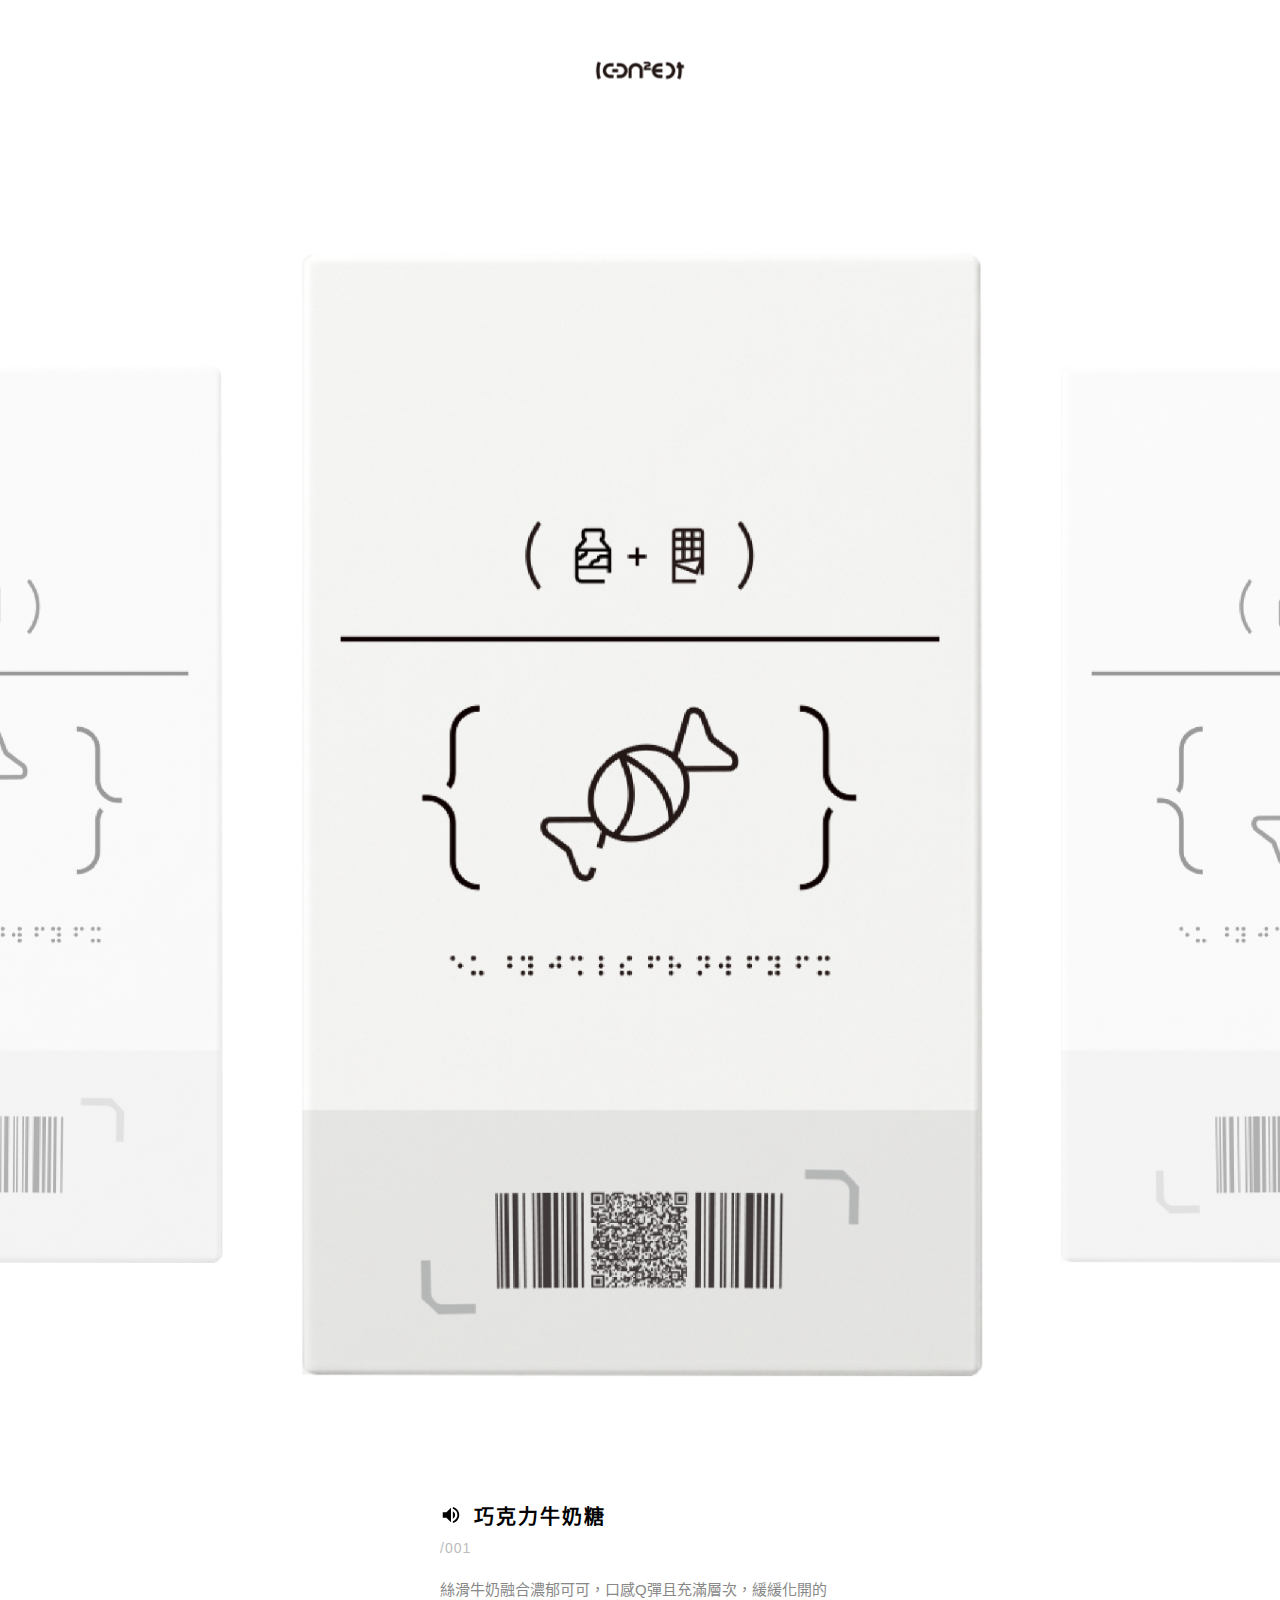
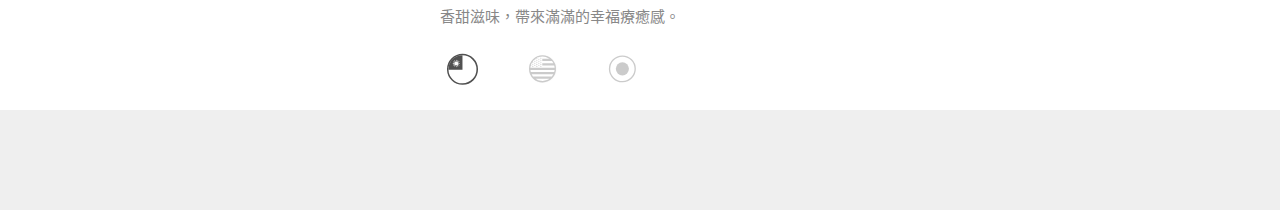
<file: 巧克力牛奶糖.html>
<!DOCTYPE html> 
<html lang="zh-TW"> 
<head>
  <meta charset="UTF-8">
  <meta name="viewport" content="width=device-width, initial-scale=1.0">
  <title>Food Math Dictionary</title>
  <style>
    :root {
      --active-gray: #555555;   
      --inactive-gray: #CCCCCC; 
      --footer-bg: #EFEFEF;    
    }

    body {
      margin: 0;
      padding: 0;
      font-family: "Noto Sans TC", sans-serif;
      display: flex;
      flex-direction: column;
      align-items: center;
      background: #ffffff;
      min-height: 100vh;
      overflow-x: hidden; /* 防止橫向捲軸出現 */
    }

    /* --- Header 區域 --- */
    header {
      width: 100%;
      padding: 10px 0;
      display: flex;
      justify-content: center;
      align-items: center;
    }

    .logo-img {
      width: 120px; 
      height: auto;
    }

    /* --- 上方產品圖區域 --- */
    .product-container {
      width: 60%;
      display: flex;
      justify-content: center;
      align-items: center;
      position: relative;
    }
    
    .product-side-img {
      width: 80%;
      min-height: 50vh;/*圖片最小要有螢幕的50%高度*/
      flex-shrink: 0; 
      opacity: 0.4; 
      filter: grayscale(100%); 
      object-fit: contain;
    }

    #product-image {
      width: 100%; 
      display: flex;
      flex-shrink: 0;
      z-index: 2; 
      object-fit: contain;
    }

    /* --- 文字顯示區域 --- */
    .content-section {
      width: 85%;
      margin-top: 20px;
      margin-bottom: 20px; 
      text-align: left;
      display: flex;
      flex-direction: column;
      align-items: flex-start;
      max-width: 400px; 
    }

    .title-row {
      display: flex;
      align-items: center;
      gap: 12px;
      cursor: pointer;
    }

    #speaker-icon {
      width: 22px;
      height: 22px;
      fill: #000000;
    }

    #display-title {
      font-size: 20px;
      font-weight: 700;
      margin: 0;
      letter-spacing: 2px;
    }

    #display-id {
      color: #bbbbbb;
      font-size: 14px;
      margin: 10px 0;
      letter-spacing: 1px;
    }

    #display-desc {
      color: #888888;
      font-size: 15px;
      line-height: 1.8;
      margin-top: 10px;
    }

    /* --- Footer 區域 --- */
    footer {
      width: 100%;
      height: 100px;
      background-color: var(--footer-bg);
      bottom: 0;
      display: flex;
      justify-content: center;
      align-items: center;
      z-index: 100;
    }

    .lang-switcher {
      display: flex;
      justify-content: center;
      align-items: center;
      gap: 35px;
    }

    .lang-btn {
      width: 45px;
      height: 45px;
      cursor: pointer;
      transition: all 0.3s ease;
      filter: grayscale(100%) opacity(0.3);
    }

    .lang-btn.active {
      filter: grayscale(0%) opacity(1);
      transform: scale(1.15);
    }

    .lang-btn:focus { outline: none; }
  </style>
</head>
<body>

  <header>
    <img src="ICON-16.png" class="logo-img" alt="Logo">
  </header>

  <div class="product-container">
    <img src="巧克力牛奶糖-24-24.png" class="product-side-img" alt="Side Product">
    <img id="product-image" src="巧克力牛奶糖-24-24.png" alt="Product">
    <img src="巧克力牛奶糖-24-24.png" class="product-side-img" alt="Side Product">
  </div>

  <div class="content-section">
    <div class="title-row" onclick="handleSpeech()">
      <svg id="speaker-icon" viewBox="0 0 24 24"><path d="M3 9v6h4l5 5V4L7 9H3zm13.5 3c0-1.77-1.02-3.29-2.5-4.03v8.05c1.48-.73 2.5-2.25 2.5-4.02zM14 3.23v2.06c2.89.86 5 3.54 5 6.71s-2.11 5.85-5 6.71v2.06c4.01-.91 7-4.49 7-8.77s-2.99-7.86-7-8.77z"/></svg>
      <h1 id="display-title">巧克力牛奶糖</h1>
    </div>
    <p id="display-id">/001</p>
    <p id="display-desc">絲滑牛奶融合濃郁可可，口感Q彈且充滿層次，緩緩化開的香甜滋味，帶來滿滿的幸福療癒感。</p>
    
    <div class="lang-switcher">
        <img src="台-黑.svg" class="lang-btn active" onclick="switchLang('tw', this)" alt="Taiwan">
        <img src="美-黑.svg" class="lang-btn" onclick="switchLang('us', this)" alt="USA">
        <img src="日-黑.svg" class="lang-btn" onclick="switchLang('jp', this)" alt="Japan">
    </div>
  </div>

  <footer></footer>

  <script>
    const langData = {
      tw: {
        title: "巧克力牛奶糖",
        id: "/001",
        desc: "絲滑牛奶融合濃郁可可，口感Q彈且充滿層次，緩緩化開的香甜滋味，帶來滿滿的幸福療癒感。",
        voice: "zh-TW"
      },
      us: {
        title: "chocolate milk candy",
        id: "/002",
        desc: "The rich, caramelized aroma of roasted beans blends into the creamy milk foam, creating a smooth and layered texture. The slightly bitter taste is accompanied by a hint of milky sweetness, resulting in a classic, refreshing, and mellow flavor.",
        voice: "en-US"
      },
      jp: {
        title: "チョコレートミルクキャンディー",
        id: "/003",
        desc: "焙煎豆の濃厚で香ばしいキャラメル風味がクリーミーなミルクフォームと溶け合い、滑らかで奥深い食感を生み出します。ほのかな苦味にミルクの甘みが加わり、クラシックでありながら爽やかでまろやかな味わいに仕上がっています。",
        voice: "ja-JP"
      }
    };

    let currentLang = 'tw';
    let synth = window.speechSynthesis;
    let currentUtterance = null;

    function switchLang(lang, element) {
      synth.cancel(); 
      
      currentLang = lang;
      const data = langData[lang];

      document.getElementById('display-title').innerText = data.title;
      document.getElementById('display-desc').innerText = data.desc;
      document.getElementById('display-id').innerText = data.id;
      
      const btns = document.querySelectorAll('.lang-btn');
      btns.forEach(btn => btn.classList.remove('active'));
      element.classList.add('active');
    }

    function handleSpeech() {
      if (synth.speaking) {
        if (synth.paused) {
          synth.resume();
        } else {
          synth.pause();
        }
      } else {
        startSpeaking();
      }
    }

    function startSpeaking() {
      const data = langData[currentLang];
      currentUtterance = new SpeechSynthesisUtterance();
      currentUtterance.text = data.title + ". " + data.desc;
      currentUtterance.lang = data.voice;
      currentUtterance.rate = 0.95; // 微調語速讓聲音更自然

      // 語音自動篩選邏輯：優先找 Siri 或 Google 的優質語音
      const voices = synth.getVoices();
      let selectedVoice = null;

      if (data.voice === "zh-TW") {
          selectedVoice = voices.find(v => 
            v.lang.includes("zh-TW") && (v.name.includes("Siri") || v.name.includes("Google") || v.name.includes("Premium"))
          ) || voices.find(v => v.lang.includes("zh-TW"));
      } else {
          selectedVoice = voices.find(v => v.lang === data.voice);
      }

      if (selectedVoice) {
          currentUtterance.voice = selectedVoice;
      }
      
      synth.speak(currentUtterance);
    }

    // 預載入語音清單確保 getVoices 有效
    window.speechSynthesis.onvoiceschanged = () => {
      synth.getVoices();
    };
  </script>
</body>
</html>
</file>
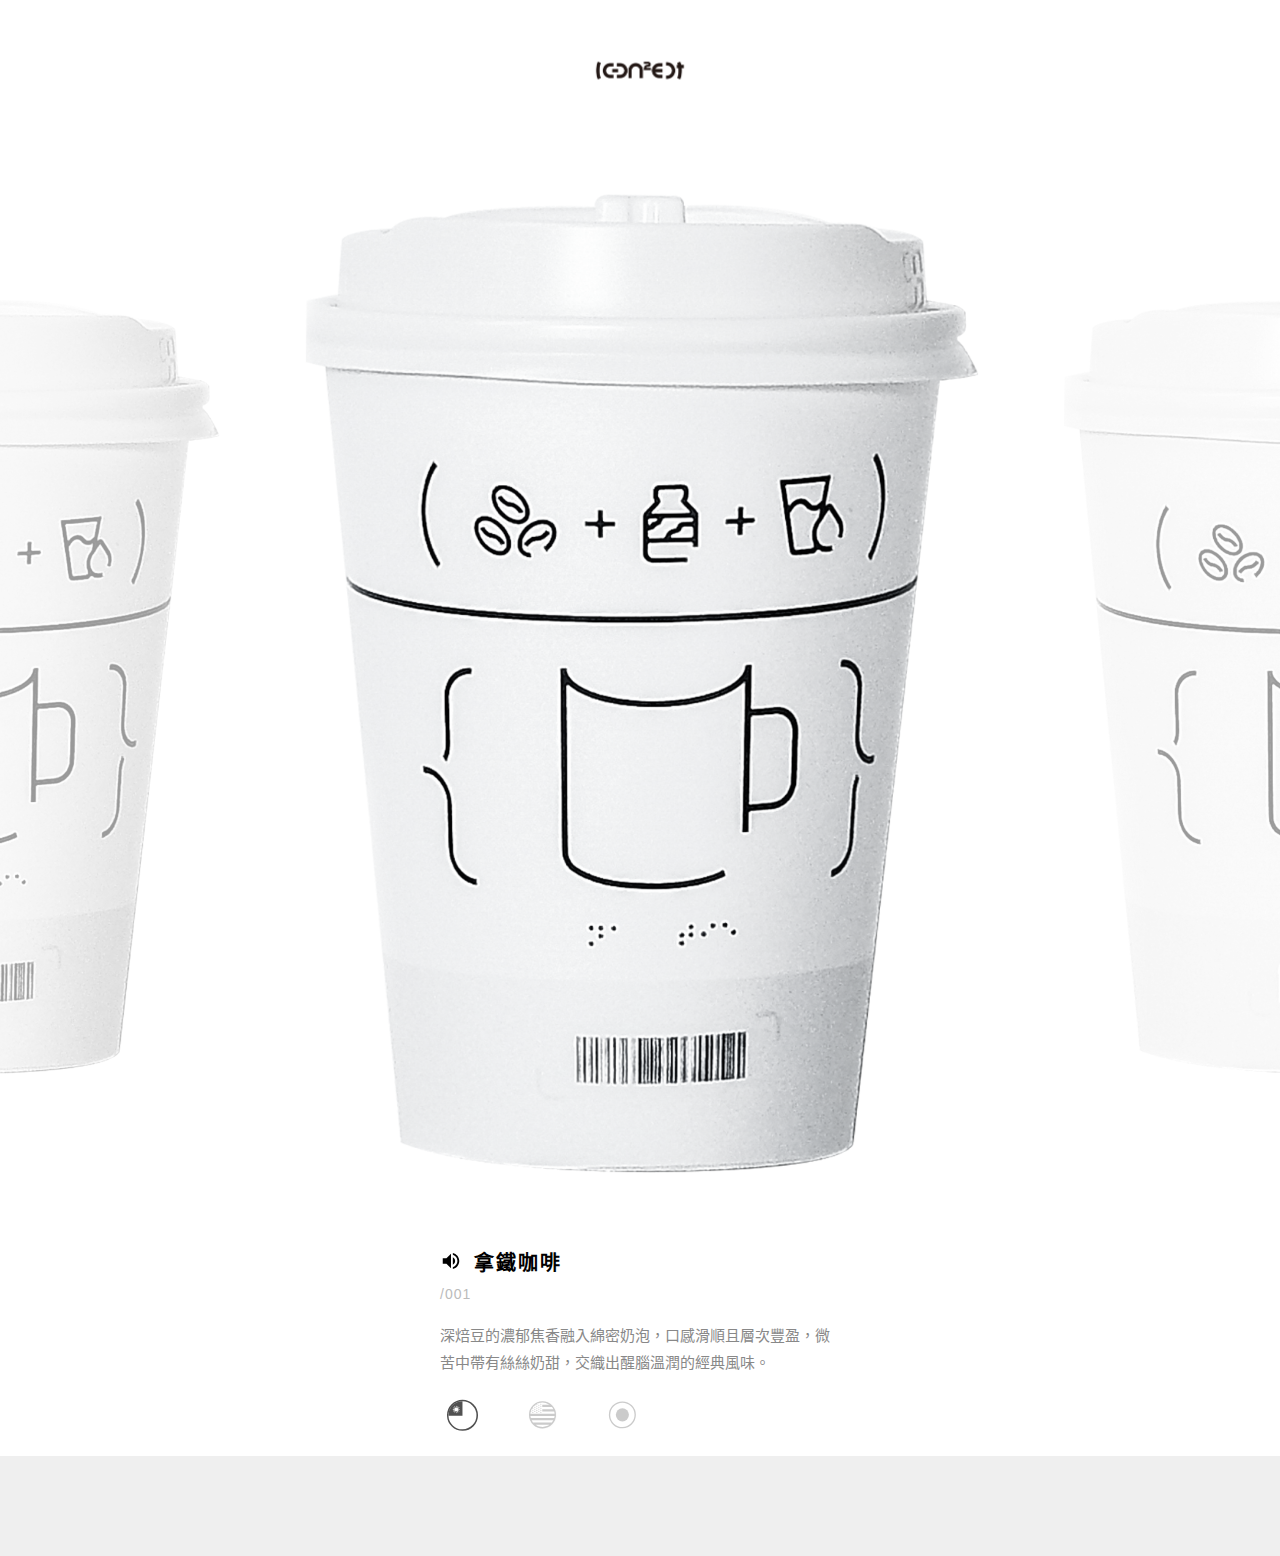
<file: 拿鐵咖啡.html>
<!DOCTYPE html> 
<html lang="zh-TW"> 
<head>
  <meta charset="UTF-8">
  <meta name="viewport" content="width=device-width, initial-scale=1.0">
  <title>Food Math Dictionary</title>
  <style>
    :root {
      --active-gray: #555555;   
      --inactive-gray: #CCCCCC; 
      --footer-bg: #EFEFEF;    
    }

    body {
      margin: 0;
      padding: 0;
      font-family: "Noto Sans TC", sans-serif;
      display: flex;
      flex-direction: column;
      align-items: center;
      background: #ffffff;
      min-height: 100vh;
      overflow-x: hidden; /* 防止橫向捲軸出現 */
    }

    /* --- Header 區域 --- */
    header {
      width: 100%;
      padding: 10px 0;
      display: flex;
      justify-content: center;
      align-items: center;
    }

    .logo-img {
      width: 120px; 
      height: auto;
    }

    /* --- 上方產品圖區域 --- */
    .product-container {
      width: 60%;
      display: flex;
      justify-content: center;
      align-items: center;
      position: relative;
    }
    
    .product-side-img {
      width: 80%;
      min-height: 50vh;/*圖片最小要有螢幕的50%高度*/
      flex-shrink: 0; 
      opacity: 0.4; 
      filter: grayscale(100%); 
      object-fit: contain;
    }

    #product-image {
      width: 100%; 
      display: flex;
      flex-shrink: 0;
      z-index: 2; 
      object-fit: contain;
    }

    /* --- 文字顯示區域 --- */
    .content-section {
      width: 85%;
      margin-top: 20px;
      margin-bottom: 20px; 
      text-align: left;
      display: flex;
      flex-direction: column;
      align-items: flex-start;
      max-width: 400px; 
    }

    .title-row {
      display: flex;
      align-items: center;
      gap: 12px;
      cursor: pointer;
    }

    #speaker-icon {
      width: 22px;
      height: 22px;
      fill: #000000;
    }

    #display-title {
      font-size: 20px;
      font-weight: 700;
      margin: 0;
      letter-spacing: 2px;
    }

    #display-id {
      color: #bbbbbb;
      font-size: 14px;
      margin: 10px 0;
      letter-spacing: 1px;
    }

    #display-desc {
      color: #888888;
      font-size: 15px;
      line-height: 1.8;
      margin-top: 10px;
    }

    /* --- Footer 區域 --- */
    footer {
      width: 100%;
      height: 100px;
      background-color: var(--footer-bg);
      bottom: 0;
      display: flex;
      justify-content: center;
      align-items: center;
      z-index: 100;
    }

    .lang-switcher {
      display: flex;
      justify-content: center;
      align-items: center;
      gap: 35px;
    }

    .lang-btn {
      width: 45px;
      height: 45px;
      cursor: pointer;
      transition: all 0.3s ease;
      filter: grayscale(100%) opacity(0.3);
    }

    .lang-btn.active {
      filter: grayscale(0%) opacity(1);
      transform: scale(1.15);
    }

    .lang-btn:focus { outline: none; }
  </style>
</head>
<body>

  <header>
    <img src="ICON-16.png" class="logo-img" alt="Logo">
  </header>

  <div class="product-container">
    <img src="拿鐵咖啡.png" class="product-side-img" alt="Side Product">
    <img id="product-image" src="拿鐵咖啡.png" alt="Product">
    <img src="拿鐵咖啡.png" class="product-side-img" alt="Side Product">
  </div>

  <div class="content-section">
    <div class="title-row" onclick="handleSpeech()">
      <svg id="speaker-icon" viewBox="0 0 24 24"><path d="M3 9v6h4l5 5V4L7 9H3zm13.5 3c0-1.77-1.02-3.29-2.5-4.03v8.05c1.48-.73 2.5-2.25 2.5-4.02zM14 3.23v2.06c2.89.86 5 3.54 5 6.71s-2.11 5.85-5 6.71v2.06c4.01-.91 7-4.49 7-8.77s-2.99-7.86-7-8.77z"/></svg>
      <h1 id="display-title">拿鐵咖啡</h1>
    </div>
    <p id="display-id">/001</p>
    <p id="display-desc">深焙豆的濃郁焦香融入綿密奶泡，口感滑順且層次豐盈，微苦中帶有絲絲奶甜，交織出醒腦溫潤的經典風味。</p>
    
    <div class="lang-switcher">
        <img src="台-黑.svg" class="lang-btn active" onclick="switchLang('tw', this)" alt="Taiwan">
        <img src="美-黑.svg" class="lang-btn" onclick="switchLang('us', this)" alt="USA">
        <img src="日-黑.svg" class="lang-btn" onclick="switchLang('jp', this)" alt="Japan">
    </div>
  </div>

  <footer></footer>

  <script>
    const langData = {
      tw: {
        title: "拿鐵咖啡",
        id: "/001",
        desc: "深焙豆的濃郁焦香融入綿密奶泡，口感滑順且層次豐盈，微苦中帶有絲絲奶甜，交織出醒腦溫潤的經典風味。",
        voice: "zh-TW"
      },
      us: {
        title: "coffee latte",
        id: "/002",
        desc: "The rich, caramelized aroma of roasted beans blends into the creamy milk foam, creating a smooth and layered texture. The slightly bitter taste is accompanied by a hint of milky sweetness, resulting in a classic, refreshing, and mellow flavor.",
        voice: "en-US"
      },
      jp: {
        title: "リンゴジュース",
        id: "/003",
        desc: "焙煎豆の濃厚で香ばしいキャラメル風味がクリーミーなミルクフォームと溶け合い、滑らかで奥深い食感を生み出します。ほのかな苦味にミルクの甘みが加わり、クラシックでありながら爽やかでまろやかな味わいに仕上がっています。",
        voice: "ja-JP"
      }
    };

    let currentLang = 'tw';
    let synth = window.speechSynthesis;
    let currentUtterance = null;

    function switchLang(lang, element) {
      synth.cancel(); 
      
      currentLang = lang;
      const data = langData[lang];

      document.getElementById('display-title').innerText = data.title;
      document.getElementById('display-desc').innerText = data.desc;
      document.getElementById('display-id').innerText = data.id;
      
      const btns = document.querySelectorAll('.lang-btn');
      btns.forEach(btn => btn.classList.remove('active'));
      element.classList.add('active');
    }

    function handleSpeech() {
      if (synth.speaking) {
        if (synth.paused) {
          synth.resume();
        } else {
          synth.pause();
        }
      } else {
        startSpeaking();
      }
    }

    function startSpeaking() {
      const data = langData[currentLang];
      currentUtterance = new SpeechSynthesisUtterance();
      currentUtterance.text = data.title + ". " + data.desc;
      currentUtterance.lang = data.voice;
      currentUtterance.rate = 0.95; // 微調語速讓聲音更自然

      // 語音自動篩選邏輯：優先找 Siri 或 Google 的優質語音
      const voices = synth.getVoices();
      let selectedVoice = null;

      if (data.voice === "zh-TW") {
          selectedVoice = voices.find(v => 
            v.lang.includes("zh-TW") && (v.name.includes("Siri") || v.name.includes("Google") || v.name.includes("Premium"))
          ) || voices.find(v => v.lang.includes("zh-TW"));
      } else {
          selectedVoice = voices.find(v => v.lang === data.voice);
      }

      if (selectedVoice) {
          currentUtterance.voice = selectedVoice;
      }
      
      synth.speak(currentUtterance);
    }

    // 預載入語音清單確保 getVoices 有效
    window.speechSynthesis.onvoiceschanged = () => {
      synth.getVoices();
    };
  </script>
</body>
</html>
</file>
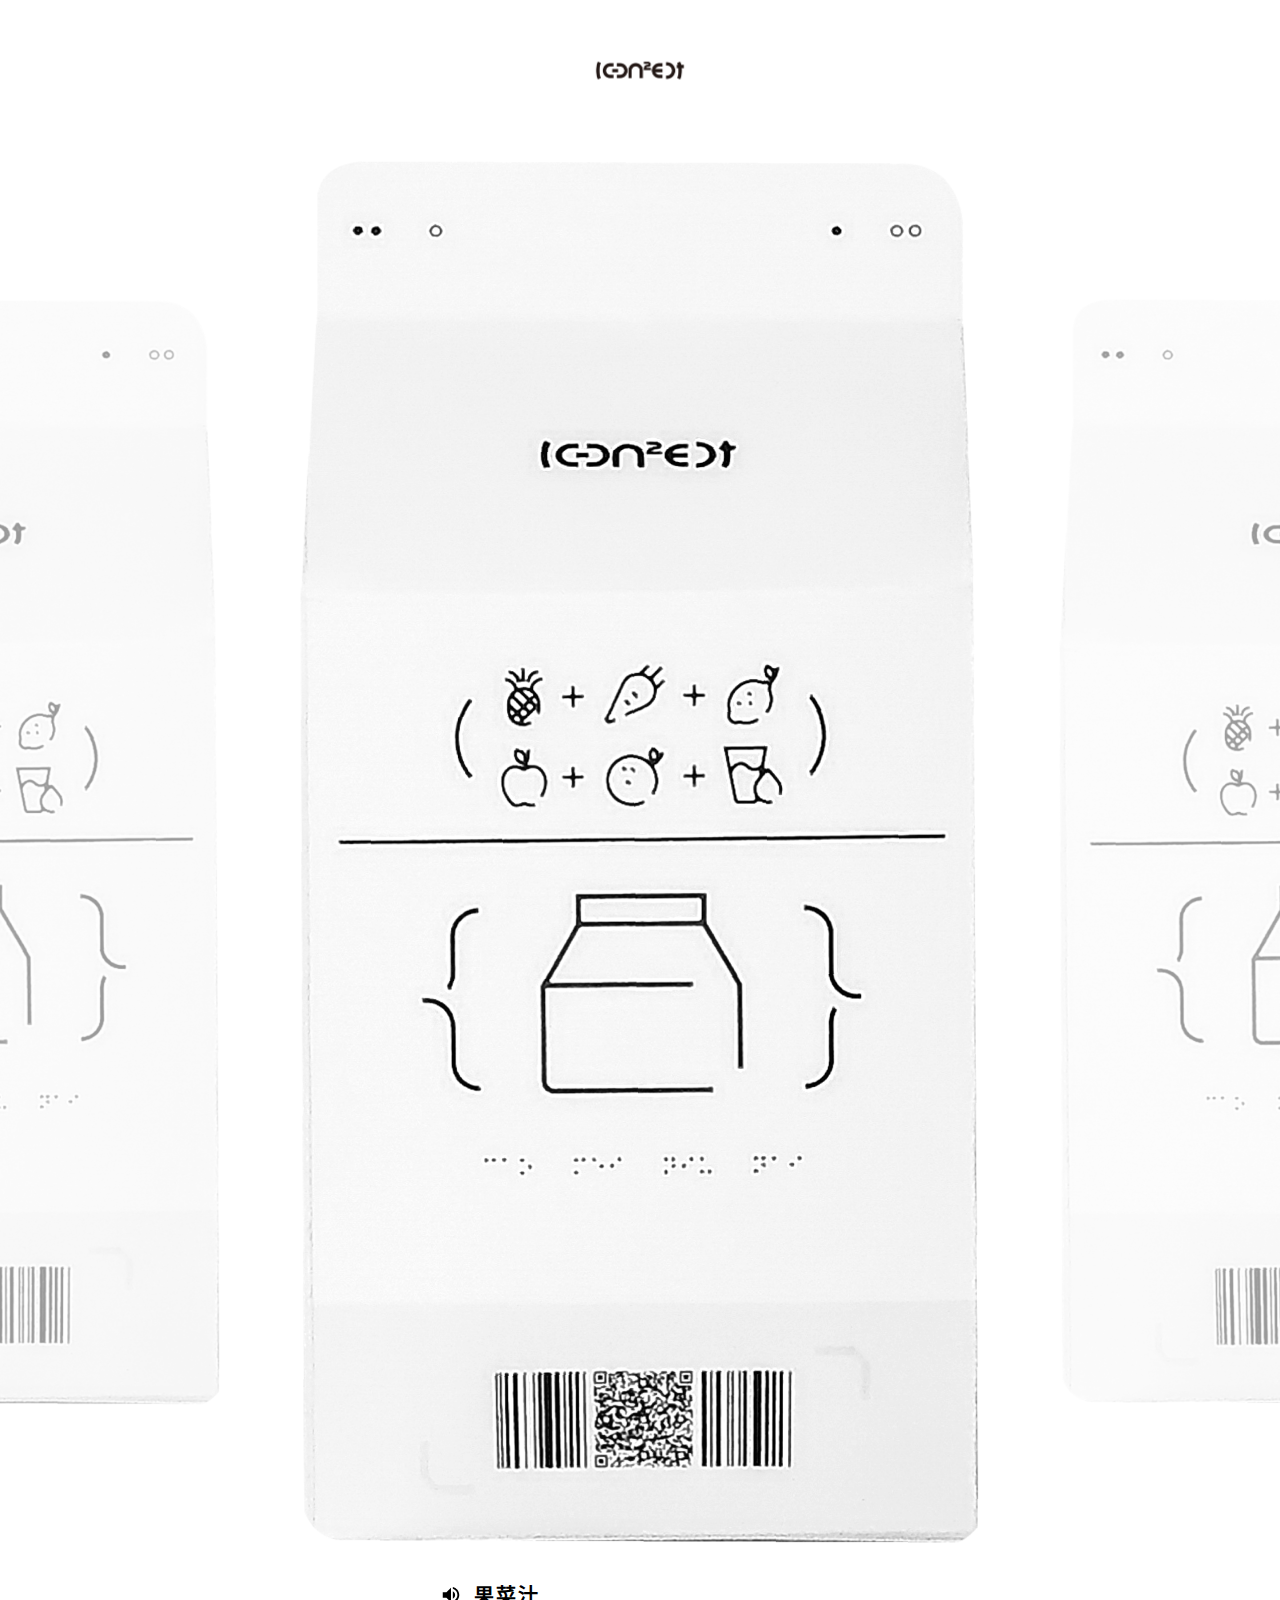
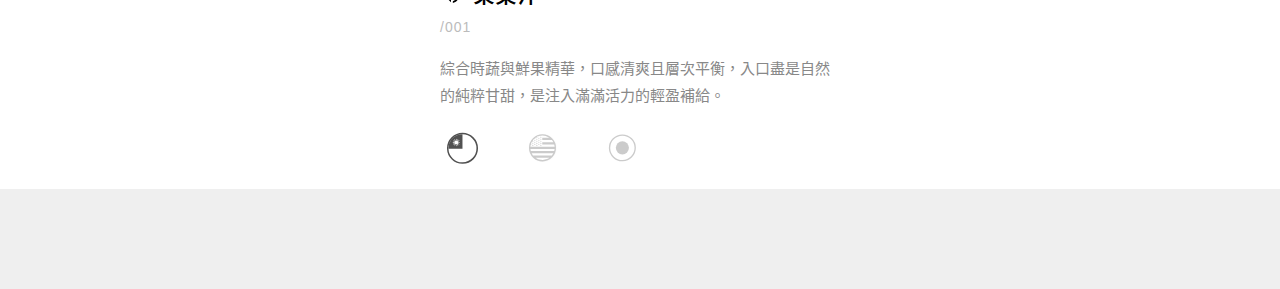
<file: 果菜汁.html>
<!DOCTYPE html> 
<html lang="zh-TW"> 
<head>
  <meta charset="UTF-8">
  <meta name="viewport" content="width=device-width, initial-scale=1.0">
  <title>Food Math Dictionary</title>
  <style>
    :root {
      --active-gray: #555555;   
      --inactive-gray: #CCCCCC; 
      --footer-bg: #EFEFEF;    
    }

    body {
      margin: 0;
      padding: 0;
      font-family: "Noto Sans TC", sans-serif;
      display: flex;
      flex-direction: column;
      align-items: center;
      background: #ffffff;
      min-height: 100vh;
      overflow-x: hidden; /* 防止橫向捲軸出現 */
    }

    /* --- Header 區域 --- */
    header {
      width: 100%;
      padding: 10px 0;
      display: flex;
      justify-content: center;
      align-items: center;
    }

    .logo-img {
      width: 120px; 
      height: auto;
    }

    /* --- 上方產品圖區域 --- */
    .product-container {
      width: 60%;
      display: flex;
      justify-content: center;
      align-items: center;
      position: relative;
    }
    
    .product-side-img {
      width: 80%;
      min-height: 50vh;/*圖片最小要有螢幕的50%高度*/
      flex-shrink: 0; 
      opacity: 0.4; 
      filter: grayscale(100%); 
      object-fit: contain;
    }

    #product-image {
      width: 100%; 
      display: flex;
      flex-shrink: 0;
      z-index: 2; 
      object-fit: contain;
    }

    /* --- 文字顯示區域 --- */
    .content-section {
      width: 85%;
      margin-top: 20px;
      margin-bottom: 20px; 
      text-align: left;
      display: flex;
      flex-direction: column;
      align-items: flex-start;
      max-width: 400px; 
    }

    .title-row {
      display: flex;
      align-items: center;
      gap: 12px;
      cursor: pointer;
    }

    #speaker-icon {
      width: 22px;
      height: 22px;
      fill: #000000;
    }

    #display-title {
      font-size: 20px;
      font-weight: 700;
      margin: 0;
      letter-spacing: 2px;
    }

    #display-id {
      color: #bbbbbb;
      font-size: 14px;
      margin: 10px 0;
      letter-spacing: 1px;
    }

    #display-desc {
      color: #888888;
      font-size: 15px;
      line-height: 1.8;
      margin-top: 10px;
    }

    /* --- Footer 區域 --- */
    footer {
      width: 100%;
      height: 100px;
      background-color: var(--footer-bg);
      bottom: 0;
      display: flex;
      justify-content: center;
      align-items: center;
      z-index: 100;
    }

    .lang-switcher {
      display: flex;
      justify-content: center;
      align-items: center;
      gap: 35px;
    }

    .lang-btn {
      width: 45px;
      height: 45px;
      cursor: pointer;
      transition: all 0.3s ease;
      filter: grayscale(100%) opacity(0.3);
    }

    .lang-btn.active {
      filter: grayscale(0%) opacity(1);
      transform: scale(1.15);
    }

    .lang-btn:focus { outline: none; }
  </style>
</head>
<body>

  <header>
    <img src="ICON-16.png" class="logo-img" alt="Logo">
  </header>

  <div class="product-container">
    <img src="果菜汁-21.png" class="product-side-img" alt="Side Product">
    <img id="product-image" src="果菜汁-21.png" alt="Product">
    <img src="果菜汁-21.png" class="product-side-img" alt="Side Product">
  </div>

  <div class="content-section">
    <div class="title-row" onclick="handleSpeech()">
      <svg id="speaker-icon" viewBox="0 0 24 24"><path d="M3 9v6h4l5 5V4L7 9H3zm13.5 3c0-1.77-1.02-3.29-2.5-4.03v8.05c1.48-.73 2.5-2.25 2.5-4.02zM14 3.23v2.06c2.89.86 5 3.54 5 6.71s-2.11 5.85-5 6.71v2.06c4.01-.91 7-4.49 7-8.77s-2.99-7.86-7-8.77z"/></svg>
      <h1 id="display-title">果菜汁</h1>
    </div>
    <p id="display-id">/001</p>
    <p id="display-desc">綜合時蔬與鮮果精華，口感清爽且層次平衡，入口盡是自然的純粹甘甜，是注入滿滿活力的輕盈補給。</p>
    
    <div class="lang-switcher">
        <img src="台-黑.svg" class="lang-btn active" onclick="switchLang('tw', this)" alt="Taiwan">
        <img src="美-黑.svg" class="lang-btn" onclick="switchLang('us', this)" alt="USA">
        <img src="日-黑.svg" class="lang-btn" onclick="switchLang('jp', this)" alt="Japan">
    </div>
  </div>

  <footer></footer>

  <script>
    const langData = {
      tw: {
        title: "果菜汁",
        id: "/001",
        desc: "綜合時蔬與鮮果精華，口感清爽且層次平衡，入口盡是自然的純粹甘甜，是注入滿滿活力的輕盈補給。",
        voice: "zh-TW"
      },
      us: {
        title: "Fruit and vegetable juice",
        id: "/002",
        desc: "Combining the essence of seasonal vegetables and fresh fruits, it has a refreshing and balanced taste, with pure, natural sweetness in every bite, providing a light and invigorating boost.",
        voice: "en-US"
      },
      jp: {
        title: "果物と野菜のジュース",
        id: "/003",
        desc: "旬の野菜と新鮮な果物のエッセンスを組み合わせたこの商品は、爽やかでバランスの取れた味わいで、一口ごとに純粋で自然な甘みが感じられ、軽やかで活力を与えてくれます。",
        voice: "ja-JP"
      }
    };

    let currentLang = 'tw';
    let synth = window.speechSynthesis;
    let currentUtterance = null;

    function switchLang(lang, element) {
      synth.cancel(); 
      
      currentLang = lang;
      const data = langData[lang];

      document.getElementById('display-title').innerText = data.title;
      document.getElementById('display-desc').innerText = data.desc;
      document.getElementById('display-id').innerText = data.id;
      
      const btns = document.querySelectorAll('.lang-btn');
      btns.forEach(btn => btn.classList.remove('active'));
      element.classList.add('active');
    }

    function handleSpeech() {
      if (synth.speaking) {
        if (synth.paused) {
          synth.resume();
        } else {
          synth.pause();
        }
      } else {
        startSpeaking();
      }
    }

    function startSpeaking() {
      const data = langData[currentLang];
      currentUtterance = new SpeechSynthesisUtterance();
      currentUtterance.text = data.title + ". " + data.desc;
      currentUtterance.lang = data.voice;
      currentUtterance.rate = 0.95; // 微調語速讓聲音更自然

      // 語音自動篩選邏輯：優先找 Siri 或 Google 的優質語音
      const voices = synth.getVoices();
      let selectedVoice = null;

      if (data.voice === "zh-TW") {
          selectedVoice = voices.find(v => 
            v.lang.includes("zh-TW") && (v.name.includes("Siri") || v.name.includes("Google") || v.name.includes("Premium"))
          ) || voices.find(v => v.lang.includes("zh-TW"));
      } else {
          selectedVoice = voices.find(v => v.lang === data.voice);
      }

      if (selectedVoice) {
          currentUtterance.voice = selectedVoice;
      }
      
      synth.speak(currentUtterance);
    }

    // 預載入語音清單確保 getVoices 有效
    window.speechSynthesis.onvoiceschanged = () => {
      synth.getVoices();
    };
  </script>
</body>
</html>
</file>
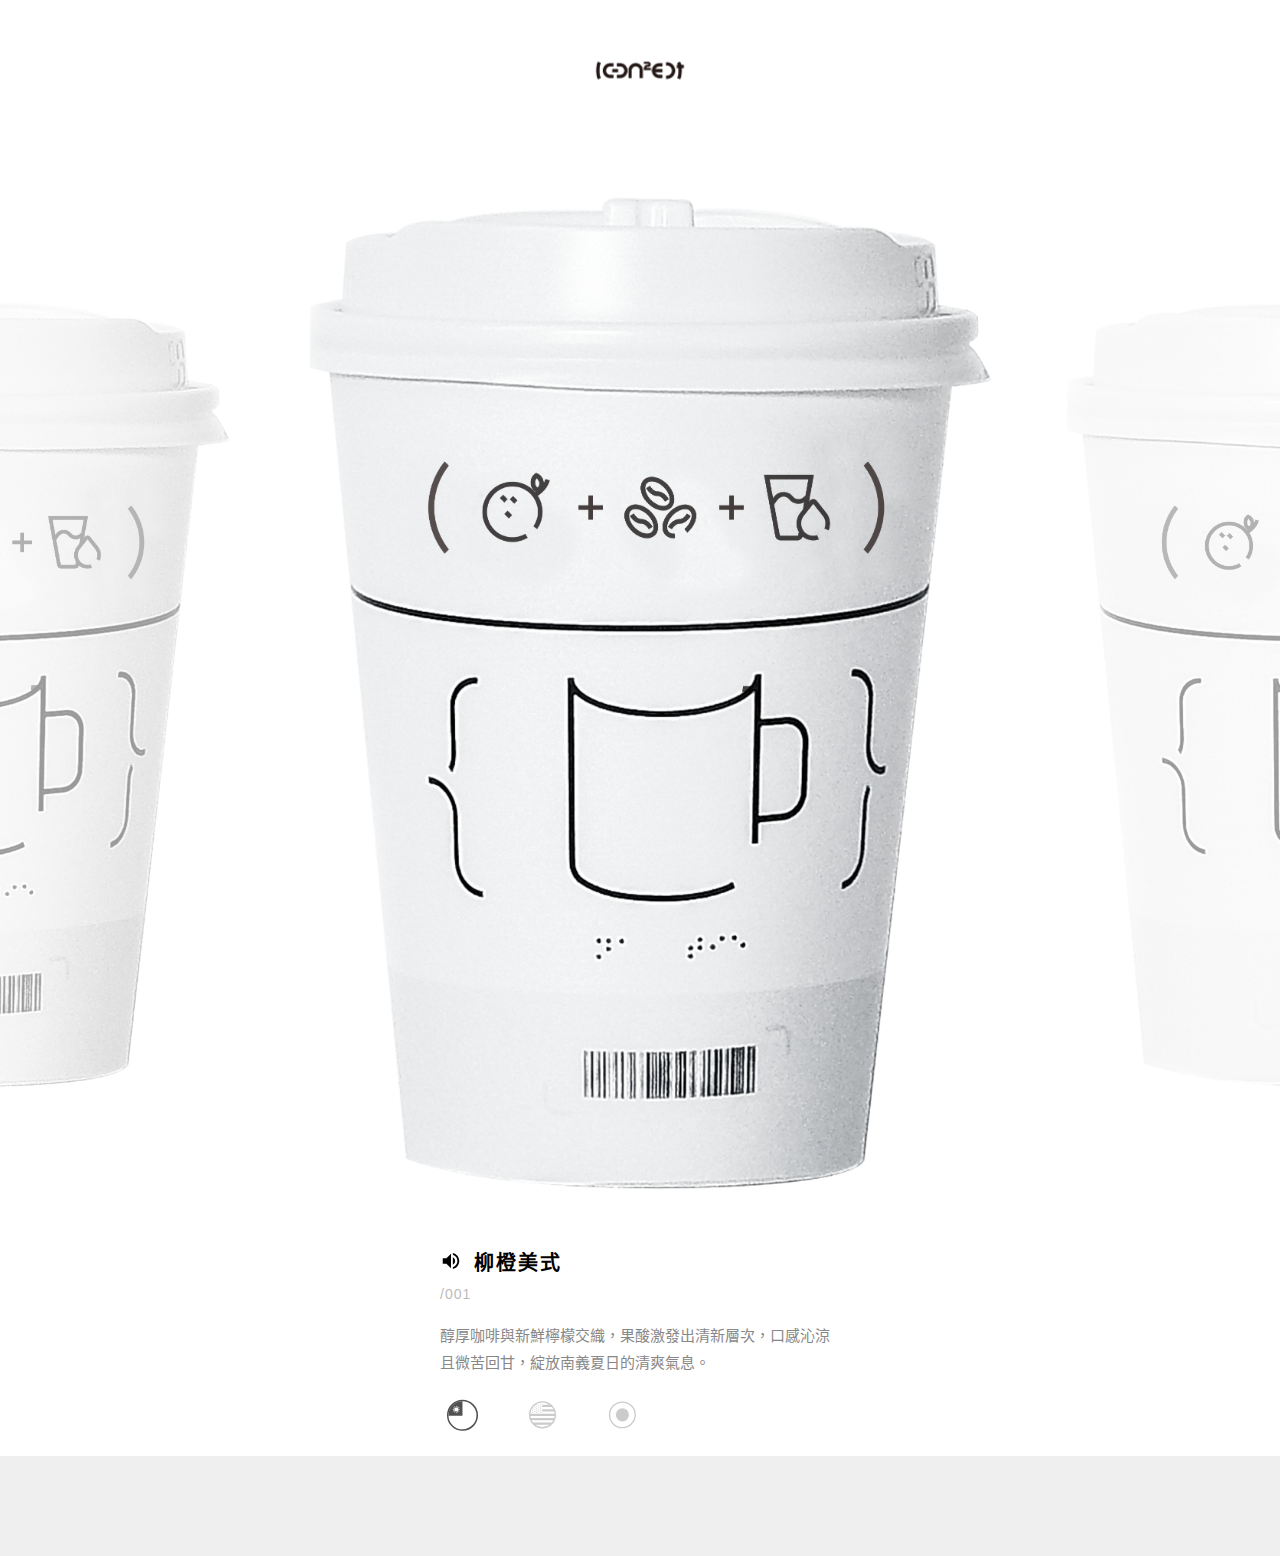
<file: 柳橙美式.html>
<!DOCTYPE html> 
<html lang="zh-TW"> 
<head>
  <meta charset="UTF-8">
  <meta name="viewport" content="width=device-width, initial-scale=1.0">
  <title>Food Math Dictionary</title>
  <style>
    :root {
      --active-gray: #555555;   
      --inactive-gray: #CCCCCC; 
      --footer-bg: #EFEFEF;    
    }

    body {
      margin: 0;
      padding: 0;
      font-family: "Noto Sans TC", sans-serif;
      display: flex;
      flex-direction: column;
      align-items: center;
      background: #ffffff;
      min-height: 100vh;
      overflow-x: hidden; /* 防止橫向捲軸出現 */
    }

    /* --- Header 區域 --- */
    header {
      width: 100%;
      padding: 10px 0;
      display: flex;
      justify-content: center;
      align-items: center;
    }

    .logo-img {
      width: 120px; 
      height: auto;
    }

    /* --- 上方產品圖區域 --- */
    .product-container {
      width: 60%;
      display: flex;
      justify-content: center;
      align-items: center;
      position: relative;
    }
    
    .product-side-img {
      width: 80%;
      min-height: 50vh;/*圖片最小要有螢幕的50%高度*/
      flex-shrink: 0; 
      opacity: 0.4; 
      filter: grayscale(100%); 
      object-fit: contain;
    }

    #product-image {
      width: 100%; 
      display: flex;
      flex-shrink: 0;
      z-index: 2; 
      object-fit: contain;
    }

    /* --- 文字顯示區域 --- */
    .content-section {
      width: 85%;
      margin-top: 20px;
      margin-bottom: 20px; 
      text-align: left;
      display: flex;
      flex-direction: column;
      align-items: flex-start;
      max-width: 400px; 
    }

    .title-row {
      display: flex;
      align-items: center;
      gap: 12px;
      cursor: pointer;
    }

    #speaker-icon {
      width: 22px;
      height: 22px;
      fill: #000000;
    }

    #display-title {
      font-size: 20px;
      font-weight: 700;
      margin: 0;
      letter-spacing: 2px;
    }

    #display-id {
      color: #bbbbbb;
      font-size: 14px;
      margin: 10px 0;
      letter-spacing: 1px;
    }

    #display-desc {
      color: #888888;
      font-size: 15px;
      line-height: 1.8;
      margin-top: 10px;
    }

    /* --- Footer 區域 --- */
    footer {
      width: 100%;
      height: 100px;
      background-color: var(--footer-bg);
      bottom: 0;
      display: flex;
      justify-content: center;
      align-items: center;
      z-index: 100;
    }

    .lang-switcher {
      display: flex;
      justify-content: center;
      align-items: center;
      gap: 35px;
    }

    .lang-btn {
      width: 45px;
      height: 45px;
      cursor: pointer;
      transition: all 0.3s ease;
      filter: grayscale(100%) opacity(0.3);
    }

    .lang-btn.active {
      filter: grayscale(0%) opacity(1);
      transform: scale(1.15);
    }

    .lang-btn:focus { outline: none; }
  </style>
</head>
<body>

  <header>
    <img src="ICON-16.png" class="logo-img" alt="Logo">
  </header>

  <div class="product-container">
    <img src="柳橙美式.png" class="product-side-img" alt="Side Product">
    <img id="product-image" src="柳橙美式.png" alt="Product">
    <img src="柳橙美式.png" class="product-side-img" alt="Side Product">
  </div>

  <div class="content-section">
    <div class="title-row" onclick="handleSpeech()">
      <svg id="speaker-icon" viewBox="0 0 24 24"><path d="M3 9v6h4l5 5V4L7 9H3zm13.5 3c0-1.77-1.02-3.29-2.5-4.03v8.05c1.48-.73 2.5-2.25 2.5-4.02zM14 3.23v2.06c2.89.86 5 3.54 5 6.71s-2.11 5.85-5 6.71v2.06c4.01-.91 7-4.49 7-8.77s-2.99-7.86-7-8.77z"/></svg>
      <h1 id="display-title">柳橙美式</h1>
    </div>
    <p id="display-id">/001</p>
    <p id="display-desc">醇厚咖啡與新鮮檸檬交織，果酸激發出清新層次，口感沁涼且微苦回甘，綻放南義夏日的清爽氣息。</p>
    
    <div class="lang-switcher">
        <img src="台-黑.svg" class="lang-btn active" onclick="switchLang('tw', this)" alt="Taiwan">
        <img src="美-黑.svg" class="lang-btn" onclick="switchLang('us', this)" alt="USA">
        <img src="日-黑.svg" class="lang-btn" onclick="switchLang('jp', this)" alt="Japan">
    </div>
  </div>

  <footer></footer>

  <script>
    const langData = {
      tw: {
        title: "柳橙美式",
        id: "/001",
        desc: "醇厚咖啡與新鮮檸檬交織，果酸激發出清新層次，口感沁涼且微苦回甘，綻放南義夏日的清爽氣息。",
        voice: "zh-TW"
      },
      us: {
        title: "Sicilian coffee",
        id: "/002",
        desc: "The rich coffee blends with fresh lemon, the fruit acidity brings out refreshing layers, the taste is cool and slightly bitter with a sweet aftertaste, exuding the refreshing atmosphere of a summer in southern Italy.",
        voice: "en-US"
      },
      jp: {
        title: "シシリアンコーヒー",
        id: "/003",
        desc: "濃厚なコーヒーとフレッシュなレモンが絶妙に調和し、果実の酸味が爽やかな層を描き出し、味わいはクールでほんのり苦みがあり、甘い後味が残る。まるで南イタリアの夏の爽やかな雰囲気を漂わせているかのようだ。",
        voice: "ja-JP"
      }
    };

    let currentLang = 'tw';
    let synth = window.speechSynthesis;
    let currentUtterance = null;

    function switchLang(lang, element) {
      synth.cancel(); 
      
      currentLang = lang;
      const data = langData[lang];

      document.getElementById('display-title').innerText = data.title;
      document.getElementById('display-desc').innerText = data.desc;
      document.getElementById('display-id').innerText = data.id;
      
      const btns = document.querySelectorAll('.lang-btn');
      btns.forEach(btn => btn.classList.remove('active'));
      element.classList.add('active');
    }

    function handleSpeech() {
      if (synth.speaking) {
        if (synth.paused) {
          synth.resume();
        } else {
          synth.pause();
        }
      } else {
        startSpeaking();
      }
    }

    function startSpeaking() {
      const data = langData[currentLang];
      currentUtterance = new SpeechSynthesisUtterance();
      currentUtterance.text = data.title + ". " + data.desc;
      currentUtterance.lang = data.voice;
      currentUtterance.rate = 0.95; // 微調語速讓聲音更自然

      // 語音自動篩選邏輯：優先找 Siri 或 Google 的優質語音
      const voices = synth.getVoices();
      let selectedVoice = null;

      if (data.voice === "zh-TW") {
          selectedVoice = voices.find(v => 
            v.lang.includes("zh-TW") && (v.name.includes("Siri") || v.name.includes("Google") || v.name.includes("Premium"))
          ) || voices.find(v => v.lang.includes("zh-TW"));
      } else {
          selectedVoice = voices.find(v => v.lang === data.voice);
      }

      if (selectedVoice) {
          currentUtterance.voice = selectedVoice;
      }
      
      synth.speak(currentUtterance);
    }

    // 預載入語音清單確保 getVoices 有效
    window.speechSynthesis.onvoiceschanged = () => {
      synth.getVoices();
    };
  </script>
</body>
</html>
</file>
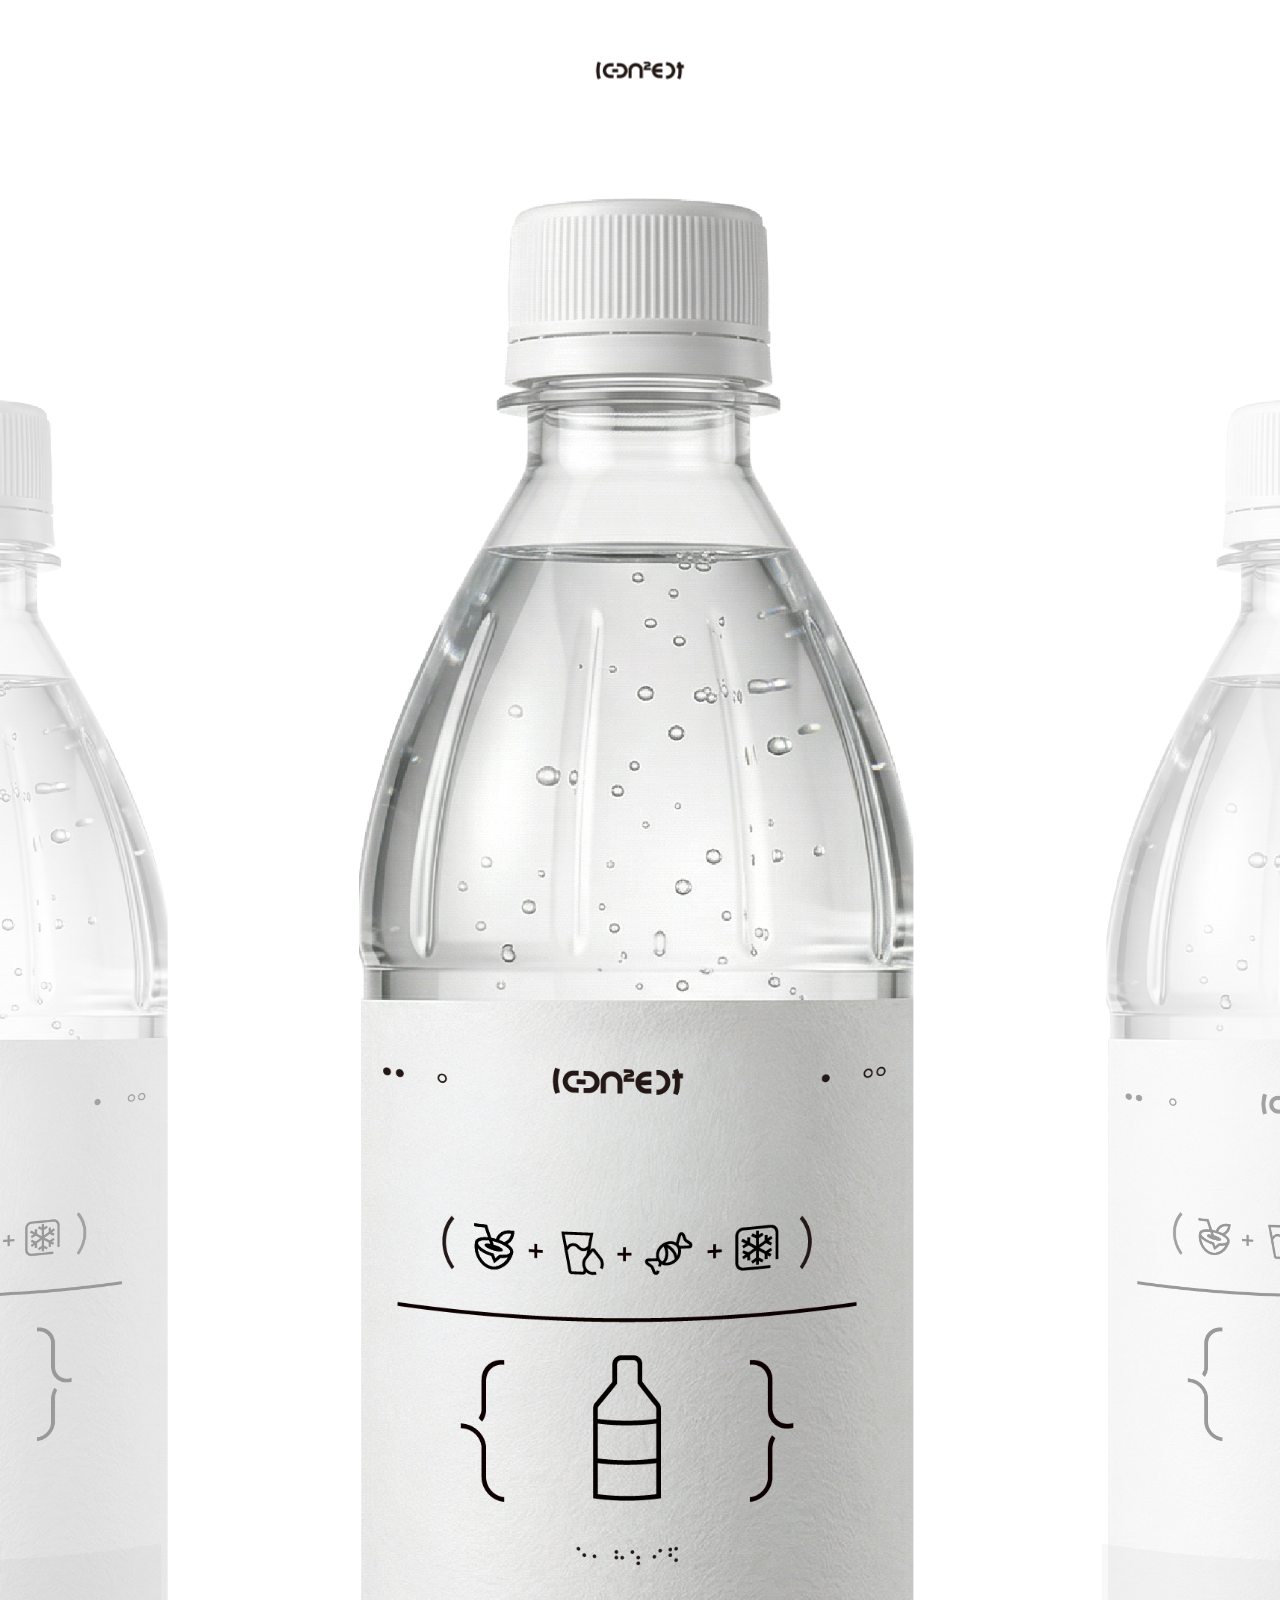
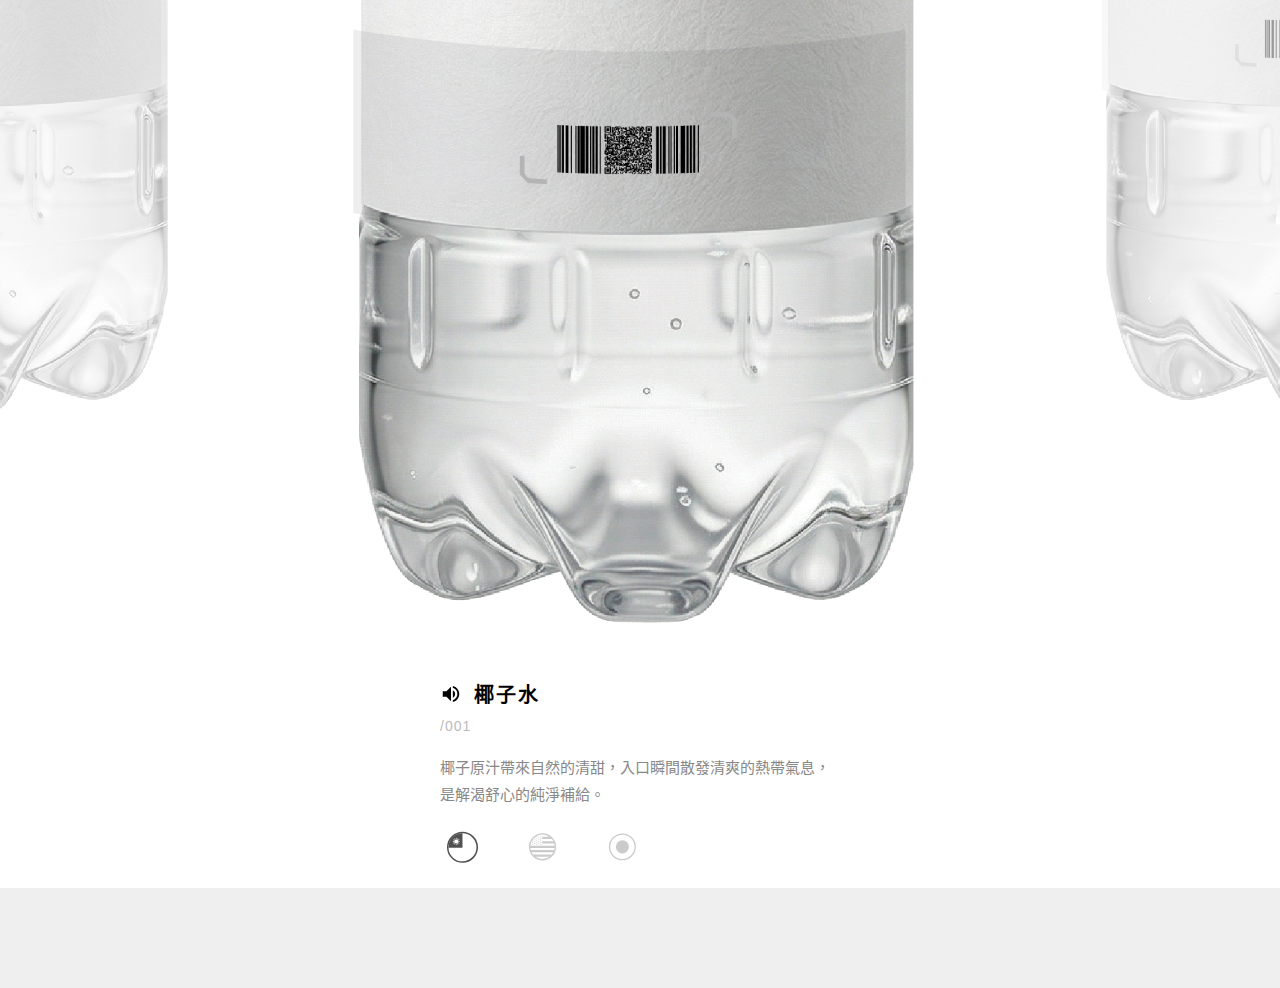
<file: 椰子水.html>
<!DOCTYPE html> 
<html lang="zh-TW"> 
<head>
  <meta charset="UTF-8">
  <meta name="viewport" content="width=device-width, initial-scale=1.0">
  <title>Food Math Dictionary</title>
  <style>
    :root {
      --active-gray: #555555;   
      --inactive-gray: #CCCCCC; 
      --footer-bg: #EFEFEF;    
    }

    body {
      margin: 0;
      padding: 0;
      font-family: "Noto Sans TC", sans-serif;
      display: flex;
      flex-direction: column;
      align-items: center;
      background: #ffffff;
      min-height: 100vh;
      overflow-x: hidden; /* 防止橫向捲軸出現 */
    }

    /* --- Header 區域 --- */
    header {
      width: 100%;
      padding: 10px 0;
      display: flex;
      justify-content: center;
      align-items: center;
    }

    .logo-img {
      width: 120px; 
      height: auto;
    }

    /* --- 上方產品圖區域 --- */
    .product-container {
      width: 60%;
      display: flex;
      justify-content: center;
      align-items: center;
      position: relative;
    }
    
    .product-side-img {
      width: 80%;
      min-height: 50vh;/*圖片最小要有螢幕的50%高度*/
      flex-shrink: 0; 
      opacity: 0.4; 
      filter: grayscale(100%); 
      object-fit: contain;
    }

    #product-image {
      width: 100%; 
      display: flex;
      flex-shrink: 0;
      z-index: 2; 
      object-fit: contain;
    }

    /* --- 文字顯示區域 --- */
    .content-section {
      width: 85%;
      margin-top: 20px;
      margin-bottom: 20px; 
      text-align: left;
      display: flex;
      flex-direction: column;
      align-items: flex-start;
      max-width: 400px; 
    }

    .title-row {
      display: flex;
      align-items: center;
      gap: 12px;
      cursor: pointer;
    }

    #speaker-icon {
      width: 22px;
      height: 22px;
      fill: #000000;
    }

    #display-title {
      font-size: 20px;
      font-weight: 700;
      margin: 0;
      letter-spacing: 2px;
    }

    #display-id {
      color: #bbbbbb;
      font-size: 14px;
      margin: 10px 0;
      letter-spacing: 1px;
    }

    #display-desc {
      color: #888888;
      font-size: 15px;
      line-height: 1.8;
      margin-top: 10px;
    }

    /* --- Footer 區域 --- */
    footer {
      width: 100%;
      height: 100px;
      background-color: var(--footer-bg);
      bottom: 0;
      display: flex;
      justify-content: center;
      align-items: center;
      z-index: 100;
    }

    .lang-switcher {
      display: flex;
      justify-content: center;
      align-items: center;
      gap: 35px;
    }

    .lang-btn {
      width: 45px;
      height: 45px;
      cursor: pointer;
      transition: all 0.3s ease;
      filter: grayscale(100%) opacity(0.3);
    }

    .lang-btn.active {
      filter: grayscale(0%) opacity(1);
      transform: scale(1.15);
    }

    .lang-btn:focus { outline: none; }
  </style>
</head>
<body>

  <header>
    <img src="ICON-16.png" class="logo-img" alt="Logo">
  </header>

  <div class="product-container">
    <img src="椰子水-35.png" class="product-side-img" alt="Side Product">
    <img id="product-image" src="椰子水-35.png" alt="Product">
    <img src="椰子水-35.png" class="product-side-img" alt="Side Product">
  </div>

  <div class="content-section">
    <div class="title-row" onclick="handleSpeech()">
      <svg id="speaker-icon" viewBox="0 0 24 24"><path d="M3 9v6h4l5 5V4L7 9H3zm13.5 3c0-1.77-1.02-3.29-2.5-4.03v8.05c1.48-.73 2.5-2.25 2.5-4.02zM14 3.23v2.06c2.89.86 5 3.54 5 6.71s-2.11 5.85-5 6.71v2.06c4.01-.91 7-4.49 7-8.77s-2.99-7.86-7-8.77z"/></svg>
      <h1 id="display-title">椰子水</h1>
    </div>
    <p id="display-id">/001</p>
    <p id="display-desc">椰子原汁帶來自然的清甜，入口瞬間散發清爽的熱帶氣息，是解渴舒心的純淨補給。</p>
    
    <div class="lang-switcher">
        <img src="台-黑.svg" class="lang-btn active" onclick="switchLang('tw', this)" alt="Taiwan">
        <img src="美-黑.svg" class="lang-btn" onclick="switchLang('us', this)" alt="USA">
        <img src="日-黑.svg" class="lang-btn" onclick="switchLang('jp', this)" alt="Japan">
    </div>
  </div>

  <footer></footer>

  <script>
    const langData = {
      tw: {
        title: "椰子水",
        id: "/001",
        desc: "椰子原汁帶來自然的清甜，入口瞬間散發清爽的熱帶氣息，是解渴舒心的純淨補給。",
        voice: "zh-TW"
      },
      us: {
        title: "coconut water",
        id: "/002",
        desc: "The pure coconut juice has a natural sweetness, and its refreshing tropical flavor instantly bursts forth upon tasting, making it a pure and refreshing thirst quencher.",
        voice: "en-US"
      },
      jp: {
        title: "ココナッツウォーター",
        id: "/003",
        desc: "純粋なココナッツジュースは自然な甘みがあり、口に含むと爽やかなトロピカルな風味が瞬時に広がり、純粋で爽快な喉の渇きを癒してくれます。",
        voice: "ja-JP"
      }
    };

    let currentLang = 'tw';
    let synth = window.speechSynthesis;
    let currentUtterance = null;

    function switchLang(lang, element) {
      synth.cancel(); 
      
      currentLang = lang;
      const data = langData[lang];

      document.getElementById('display-title').innerText = data.title;
      document.getElementById('display-desc').innerText = data.desc;
      document.getElementById('display-id').innerText = data.id;
      
      const btns = document.querySelectorAll('.lang-btn');
      btns.forEach(btn => btn.classList.remove('active'));
      element.classList.add('active');
    }

    function handleSpeech() {
      if (synth.speaking) {
        if (synth.paused) {
          synth.resume();
        } else {
          synth.pause();
        }
      } else {
        startSpeaking();
      }
    }

    function startSpeaking() {
      const data = langData[currentLang];
      currentUtterance = new SpeechSynthesisUtterance();
      currentUtterance.text = data.title + ". " + data.desc;
      currentUtterance.lang = data.voice;
      currentUtterance.rate = 0.95; // 微調語速讓聲音更自然

      // 語音自動篩選邏輯：優先找 Siri 或 Google 的優質語音
      const voices = synth.getVoices();
      let selectedVoice = null;

      if (data.voice === "zh-TW") {
          selectedVoice = voices.find(v => 
            v.lang.includes("zh-TW") && (v.name.includes("Siri") || v.name.includes("Google") || v.name.includes("Premium"))
          ) || voices.find(v => v.lang.includes("zh-TW"));
      } else {
          selectedVoice = voices.find(v => v.lang === data.voice);
      }

      if (selectedVoice) {
          currentUtterance.voice = selectedVoice;
      }
      
      synth.speak(currentUtterance);
    }

    // 預載入語音清單確保 getVoices 有效
    window.speechSynthesis.onvoiceschanged = () => {
      synth.getVoices();
    };
  </script>
</body>
</html>
</file>
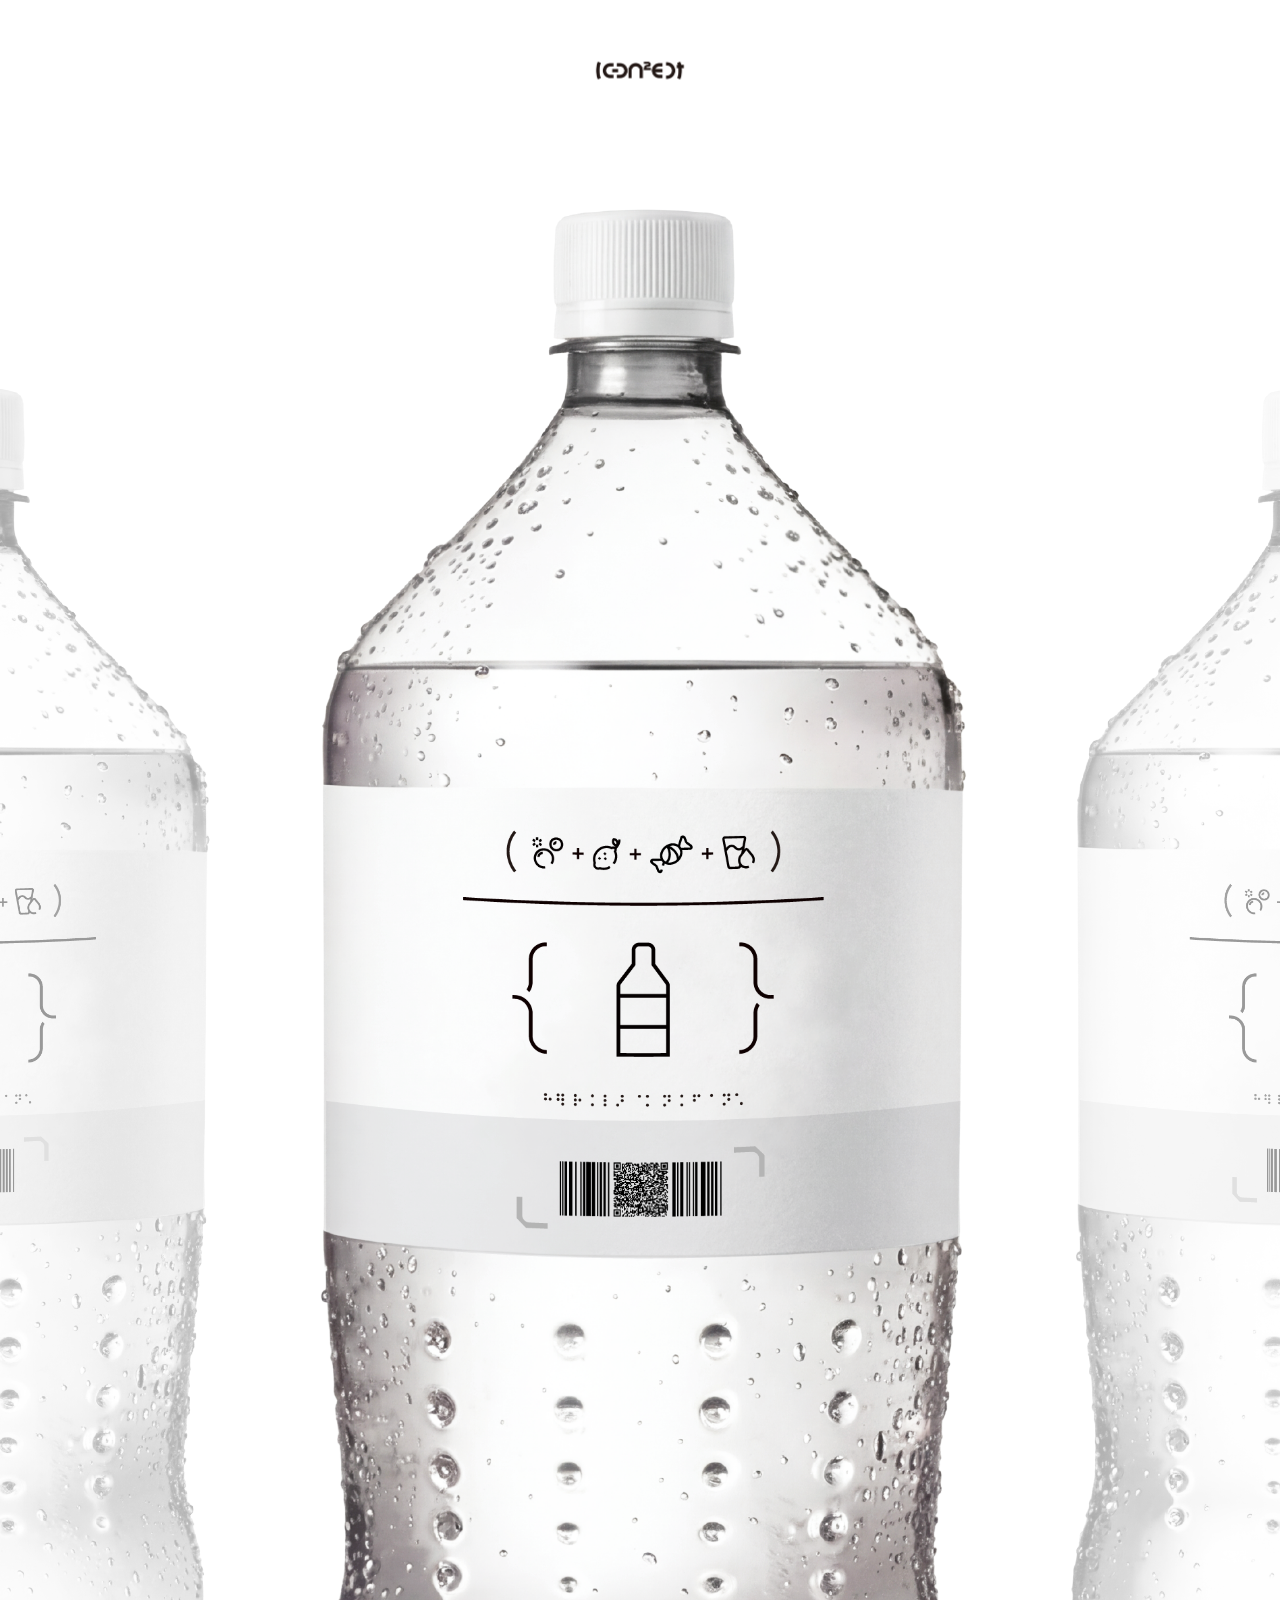
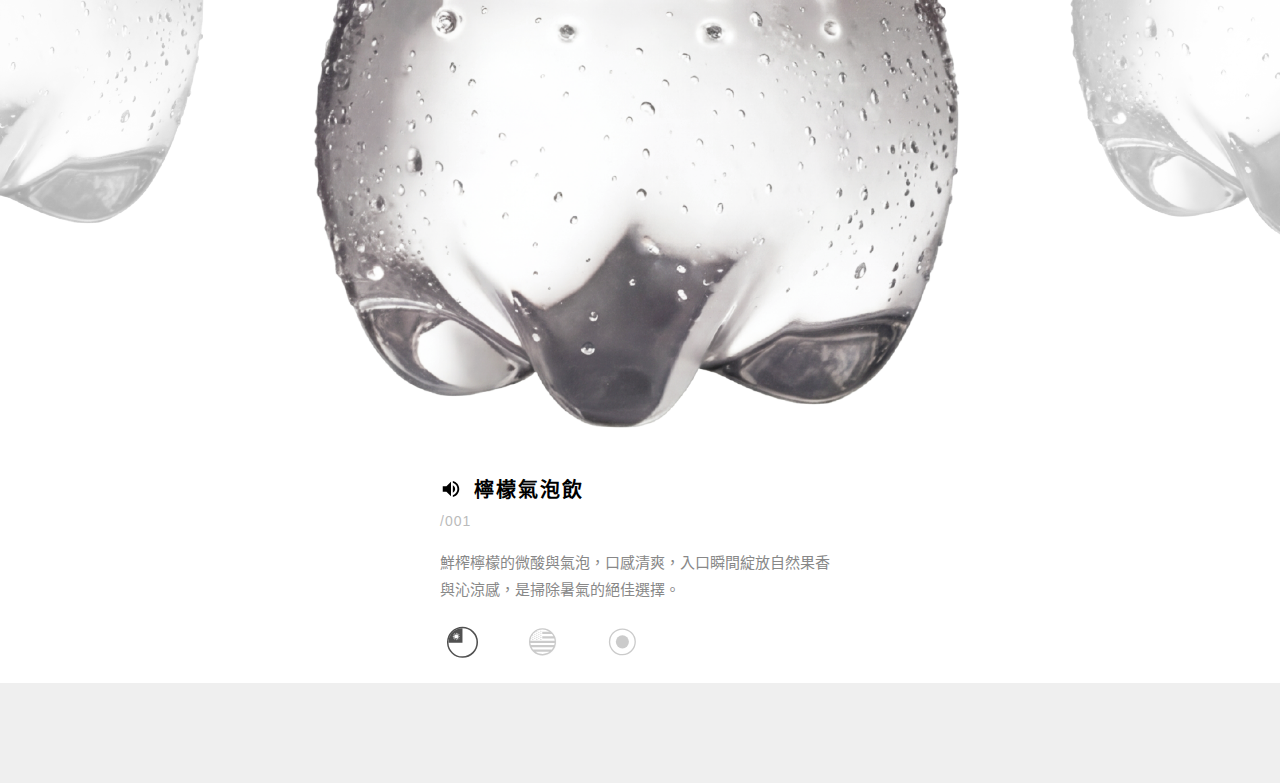
<file: 檸檬氣泡飲.html>
<!DOCTYPE html> 
<html lang="zh-TW"> 
<head>
  <meta charset="UTF-8">
  <meta name="viewport" content="width=device-width, initial-scale=1.0">
  <title>Food Math Dictionary</title>
  <style>
    :root {
      --active-gray: #555555;   
      --inactive-gray: #CCCCCC; 
      --footer-bg: #EFEFEF;    
    }

    body {
      margin: 0;
      padding: 0;
      font-family: "Noto Sans TC", sans-serif;
      display: flex;
      flex-direction: column;
      align-items: center;
      background: #ffffff;
      min-height: 100vh;
      overflow-x: hidden; /* 防止橫向捲軸出現 */
    }

    /* --- Header 區域 --- */
    header {
      width: 100%;
      padding: 10px 0;
      display: flex;
      justify-content: center;
      align-items: center;
    }

    .logo-img {
      width: 120px; 
      height: auto;
    }

    /* --- 上方產品圖區域 --- */
    .product-container {
      width: 60%;
      display: flex;
      justify-content: center;
      align-items: center;
      position: relative;
    }
    
    .product-side-img {
      width: 80%;
      min-height: 50vh;/*圖片最小要有螢幕的50%高度*/
      flex-shrink: 0; 
      opacity: 0.4; 
      filter: grayscale(100%); 
      object-fit: contain;
    }

    #product-image {
      width: 100%; 
      display: flex;
      flex-shrink: 0;
      z-index: 2; 
      object-fit: contain;
    }

    /* --- 文字顯示區域 --- */
    .content-section {
      width: 85%;
      margin-top: 20px;
      margin-bottom: 20px; 
      text-align: left;
      display: flex;
      flex-direction: column;
      align-items: flex-start;
      max-width: 400px; 
    }

    .title-row {
      display: flex;
      align-items: center;
      gap: 12px;
      cursor: pointer;
    }

    #speaker-icon {
      width: 22px;
      height: 22px;
      fill: #000000;
    }

    #display-title {
      font-size: 20px;
      font-weight: 700;
      margin: 0;
      letter-spacing: 2px;
    }

    #display-id {
      color: #bbbbbb;
      font-size: 14px;
      margin: 10px 0;
      letter-spacing: 1px;
    }

    #display-desc {
      color: #888888;
      font-size: 15px;
      line-height: 1.8;
      margin-top: 10px;
    }

    /* --- Footer 區域 --- */
    footer {
      width: 100%;
      height: 100px;
      background-color: var(--footer-bg);
      bottom: 0;
      display: flex;
      justify-content: center;
      align-items: center;
      z-index: 100;
    }

    .lang-switcher {
      display: flex;
      justify-content: center;
      align-items: center;
      gap: 35px;
    }

    .lang-btn {
      width: 45px;
      height: 45px;
      cursor: pointer;
      transition: all 0.3s ease;
      filter: grayscale(100%) opacity(0.3);
    }

    .lang-btn.active {
      filter: grayscale(0%) opacity(1);
      transform: scale(1.15);
    }

    .lang-btn:focus { outline: none; }
  </style>
</head>
<body>

  <header>
    <img src="ICON-16.png" class="logo-img" alt="Logo">
  </header>

  <div class="product-container">
    <img src="檸檬氣泡飲-41.png" class="product-side-img" alt="Side Product">
    <img id="product-image" src="檸檬氣泡飲-41.png" alt="Product">
    <img src="檸檬氣泡飲-41.png" class="product-side-img" alt="Side Product">
  </div>

  <div class="content-section">
    <div class="title-row" onclick="handleSpeech()">
      <svg id="speaker-icon" viewBox="0 0 24 24"><path d="M3 9v6h4l5 5V4L7 9H3zm13.5 3c0-1.77-1.02-3.29-2.5-4.03v8.05c1.48-.73 2.5-2.25 2.5-4.02zM14 3.23v2.06c2.89.86 5 3.54 5 6.71s-2.11 5.85-5 6.71v2.06c4.01-.91 7-4.49 7-8.77s-2.99-7.86-7-8.77z"/></svg>
      <h1 id="display-title">檸檬氣泡飲</h1>
    </div>
    <p id="display-id">/001</p>
    <p id="display-desc">鮮榨檸檬的微酸與氣泡，口感清爽，入口瞬間綻放自然果香與沁涼感，是掃除暑氣的絕佳選擇。</p>
    
    <div class="lang-switcher">
        <img src="台-黑.svg" class="lang-btn active" onclick="switchLang('tw', this)" alt="Taiwan">
        <img src="美-黑.svg" class="lang-btn" onclick="switchLang('us', this)" alt="USA">
        <img src="日-黑.svg" class="lang-btn" onclick="switchLang('jp', this)" alt="Japan">
    </div>
  </div>

  <footer></footer>

  <script>
    const langData = {
      tw: {
        title: "檸檬氣泡飲",
        id: "/001",
        desc: "鮮榨檸檬的微酸與氣泡，口感清爽，入口瞬間綻放自然果香與沁涼感，是掃除暑氣的絕佳選擇。",
        voice: "zh-TW"
      },
      us: {
        title: "lemon sparkling drink",
        id: "/002",
        desc: "The slight tartness and effervescence of freshly squeezed lemons create a refreshing taste, instantly releasing a natural fruity aroma and a cooling sensation upon entry, making it an excellent choice for dispelling the summer heat.",
        voice: "en-US"
      },
      jp: {
        title: "レモンスパークリングドリンク",
        id: "/003",
        desc: "搾りたてのレモンのほのかな酸味と発泡感が爽やかな味わいを生み出し、口に入れた瞬間に自然なフルーティーな香りと清涼感をもたらすため、夏の暑さをしのぐのに最適な飲み物です。",
        voice: "ja-JP"
      }
    };

    let currentLang = 'tw';
    let synth = window.speechSynthesis;
    let currentUtterance = null;

    function switchLang(lang, element) {
      synth.cancel(); 
      
      currentLang = lang;
      const data = langData[lang];

      document.getElementById('display-title').innerText = data.title;
      document.getElementById('display-desc').innerText = data.desc;
      document.getElementById('display-id').innerText = data.id;
      
      const btns = document.querySelectorAll('.lang-btn');
      btns.forEach(btn => btn.classList.remove('active'));
      element.classList.add('active');
    }

    function handleSpeech() {
      if (synth.speaking) {
        if (synth.paused) {
          synth.resume();
        } else {
          synth.pause();
        }
      } else {
        startSpeaking();
      }
    }

    function startSpeaking() {
      const data = langData[currentLang];
      currentUtterance = new SpeechSynthesisUtterance();
      currentUtterance.text = data.title + ". " + data.desc;
      currentUtterance.lang = data.voice;
      currentUtterance.rate = 0.95; // 微調語速讓聲音更自然

      // 語音自動篩選邏輯：優先找 Siri 或 Google 的優質語音
      const voices = synth.getVoices();
      let selectedVoice = null;

      if (data.voice === "zh-TW") {
          selectedVoice = voices.find(v => 
            v.lang.includes("zh-TW") && (v.name.includes("Siri") || v.name.includes("Google") || v.name.includes("Premium"))
          ) || voices.find(v => v.lang.includes("zh-TW"));
      } else {
          selectedVoice = voices.find(v => v.lang === data.voice);
      }

      if (selectedVoice) {
          currentUtterance.voice = selectedVoice;
      }
      
      synth.speak(currentUtterance);
    }

    // 預載入語音清單確保 getVoices 有效
    window.speechSynthesis.onvoiceschanged = () => {
      synth.getVoices();
    };
  </script>
</body>
</html>
</file>
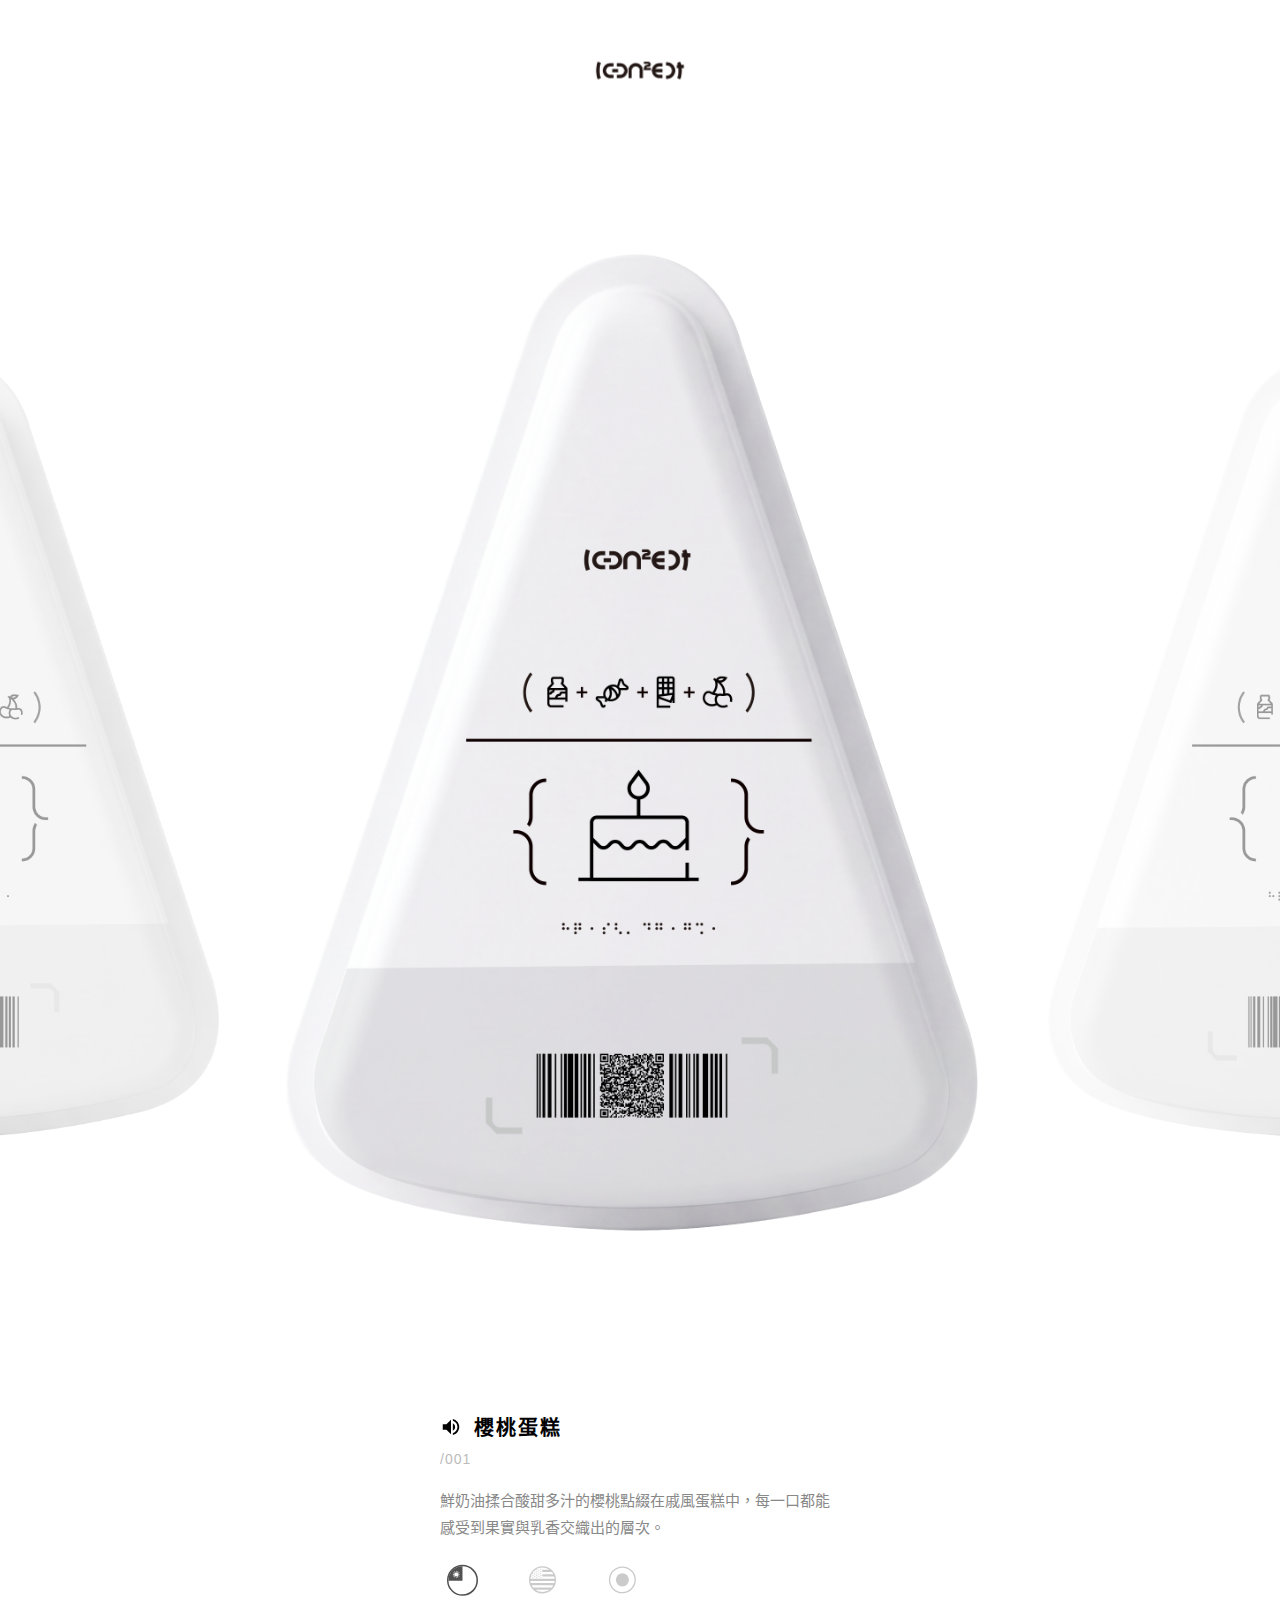
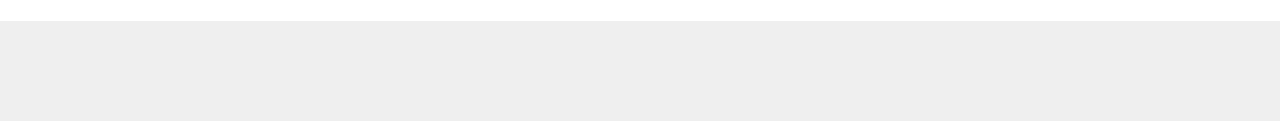
<file: 櫻桃蛋糕.html>
<!DOCTYPE html>
<html lang="zh-TW">
<head>
  <meta charset="UTF-8">
  <meta name="viewport" content="width=device-width, initial-scale=1.0">
  <title>Food Math Dictionary</title>
  <style>
    :root {
      --active-gray: #555555;   
      --inactive-gray: #CCCCCC; 
      --footer-bg: #EFEFEF;    
    }

    body {
      margin: 0;
      padding: 0;
      font-family: "Noto Sans TC", sans-serif;
      display: flex;
      flex-direction: column;
      align-items: center;
      background: #ffffff;
      min-height: 100vh;
      overflow-x: hidden; /* 防止橫向捲軸出現 */
    }

    /* --- Header 區域 --- */
    header {
      width: 100%;
      padding: 10px 0;
      display: flex;
      justify-content: center;
      align-items: center;
    }

    .logo-img {
      width: 120px; 
      height: auto;
    }

    /* --- 上方產品圖區域 --- */
    .product-container {
      width: 60%;
      display: flex;
      justify-content: center;
      align-items: center;
      position: relative;
    }
    
    .product-side-img {
      width: 80%;
      min-height: 50vh;/*圖片最小要有螢幕的50%高度*/
      flex-shrink: 0; 
      opacity: 0.4; 
      filter: grayscale(100%); 
      object-fit: contain;
    }

    #product-image {
      width: 100%; 
      display: flex;
      flex-shrink: 0;
      z-index: 2; 
      object-fit: contain;
    }

    /* --- 文字顯示區域 --- */
    .content-section {
      width: 85%;
      margin-top: 20px;
      margin-bottom: 20px; 
      text-align: left;
      display: flex;
      flex-direction: column;
      align-items: flex-start;
      max-width: 400px; 
    }

    .title-row {
      display: flex;
      align-items: center;
      gap: 12px;
      cursor: pointer;
    }

    #speaker-icon {
      width: 22px;
      height: 22px;
      fill: #000000;
    }

    #display-title {
      font-size: 20px;
      font-weight: 700;
      margin: 0;
      letter-spacing: 2px;
    }

    #display-id {
      color: #bbbbbb;
      font-size: 14px;
      margin: 10px 0;
      letter-spacing: 1px;
    }

    #display-desc {
      color: #888888;
      font-size: 15px;
      line-height: 1.8;
      margin-top: 10px;
    }

    /* --- Footer 區域 --- */
    footer {
      width: 100%;
      height: 100px;
      background-color: var(--footer-bg);
      bottom: 0;
      display: flex;
      justify-content: center;
      align-items: center;
      z-index: 100;
    }

    .lang-switcher {
      display: flex;
      justify-content: center;
      align-items: center;
      gap: 35px;
    }

    .lang-btn {
      width: 45px;
      height: 45px;
      cursor: pointer;
      transition: all 0.3s ease;
      filter: grayscale(100%) opacity(0.3);
    }

    .lang-btn.active {
      filter: grayscale(0%) opacity(1);
      transform: scale(1.15);
    }

    .lang-btn:focus { outline: none; }
  </style>
</head>
<body>

  <header>
    <img src="ICON-16.png" class="logo-img" alt="Logo">
  </header>

  <div class="product-container">
    <img src="櫻桃蛋糕-44.png" class="product-side-img" alt="Side Product">
    <img id="product-image" src="櫻桃蛋糕-44.png" alt="Product">
    <img src="櫻桃蛋糕-44.png" class="product-side-img" alt="Side Product">
  </div>

  <div class="content-section">
    <div class="title-row" onclick="handleSpeech()">
      <svg id="speaker-icon" viewBox="0 0 24 24"><path d="M3 9v6h4l5 5V4L7 9H3zm13.5 3c0-1.77-1.02-3.29-2.5-4.03v8.05c1.48-.73 2.5-2.25 2.5-4.02zM14 3.23v2.06c2.89.86 5 3.54 5 6.71s-2.11 5.85-5 6.71v2.06c4.01-.91 7-4.49 7-8.77s-2.99-7.86-7-8.77z"/></svg>
      <h1 id="display-title">櫻桃蛋糕</h1>
    </div>
    <p id="display-id">/001</p>
    <p id="display-desc">鮮奶油揉合酸甜多汁的櫻桃點綴在戚風蛋糕中，每一口都能感受到果實與乳香交織出的層次。</p>
    
    <div class="lang-switcher">
        <img src="台-黑.svg" class="lang-btn active" onclick="switchLang('tw', this)" alt="Taiwan">
        <img src="美-黑.svg" class="lang-btn" onclick="switchLang('us', this)" alt="USA">
        <img src="日-黑.svg" class="lang-btn" onclick="switchLang('jp', this)" alt="Japan">
    </div>
  </div>

  <footer></footer>

  <script>
    const langData = {
      tw: {
        title: "櫻桃蛋糕",
        id: "/001",
        desc: "鮮奶油揉合酸甜多汁的櫻桃點綴在戚風蛋糕中，每一口都能感受到果實與乳香交織出的層次。",
        voice: "zh-TW"
      },
      us: {
        title: "cherry cake",
        id: "/002",
        desc: "Fresh cream, combined with sweet and juicy cherries, is used to decorate the chiffon cake, allowing you to experience the layers of fruit and creamy aroma in every bite.",
        voice: "en-US"
      },
      jp: {
        title: "チェリーケーキ",
        id: "/003",
        desc: "新鮮なクリームと甘くてジューシーなチェリーを組み合わせたシフォンケーキのデコレーションは、一口ごとにフルーツの層とクリーミーな香りを堪能できる。",
        voice: "ja-JP"
      }
    };

    let currentLang = 'tw';
    let synth = window.speechSynthesis;
    let currentUtterance = null;

    function switchLang(lang, element) {
      synth.cancel(); 
      
      currentLang = lang;
      const data = langData[lang];

      document.getElementById('display-title').innerText = data.title;
      document.getElementById('display-desc').innerText = data.desc;
      document.getElementById('display-id').innerText = data.id;
      
      const btns = document.querySelectorAll('.lang-btn');
      btns.forEach(btn => btn.classList.remove('active'));
      element.classList.add('active');
    }

    function handleSpeech() {
      if (synth.speaking) {
        if (synth.paused) {
          synth.resume();
        } else {
          synth.pause();
        }
      } else {
        startSpeaking();
      }
    }

    function startSpeaking() {
      const data = langData[currentLang];
      currentUtterance = new SpeechSynthesisUtterance();
      currentUtterance.text = data.title + ". " + data.desc;
      currentUtterance.lang = data.voice;
      currentUtterance.rate = 0.95; // 微調語速讓聲音更自然

      // 語音自動篩選邏輯：優先找 Siri 或 Google 的優質語音
      const voices = synth.getVoices();
      let selectedVoice = null;

      if (data.voice === "zh-TW") {
          selectedVoice = voices.find(v => 
            v.lang.includes("zh-TW") && (v.name.includes("Siri") || v.name.includes("Google") || v.name.includes("Premium"))
          ) || voices.find(v => v.lang.includes("zh-TW"));
      } else {
          selectedVoice = voices.find(v => v.lang === data.voice);
      }

      if (selectedVoice) {
          currentUtterance.voice = selectedVoice;
      }
      
      synth.speak(currentUtterance);
    }

    // 預載入語音清單確保 getVoices 有效
    window.speechSynthesis.onvoiceschanged = () => {
      synth.getVoices();
    };
  </script>
</body>
</html>
</file>
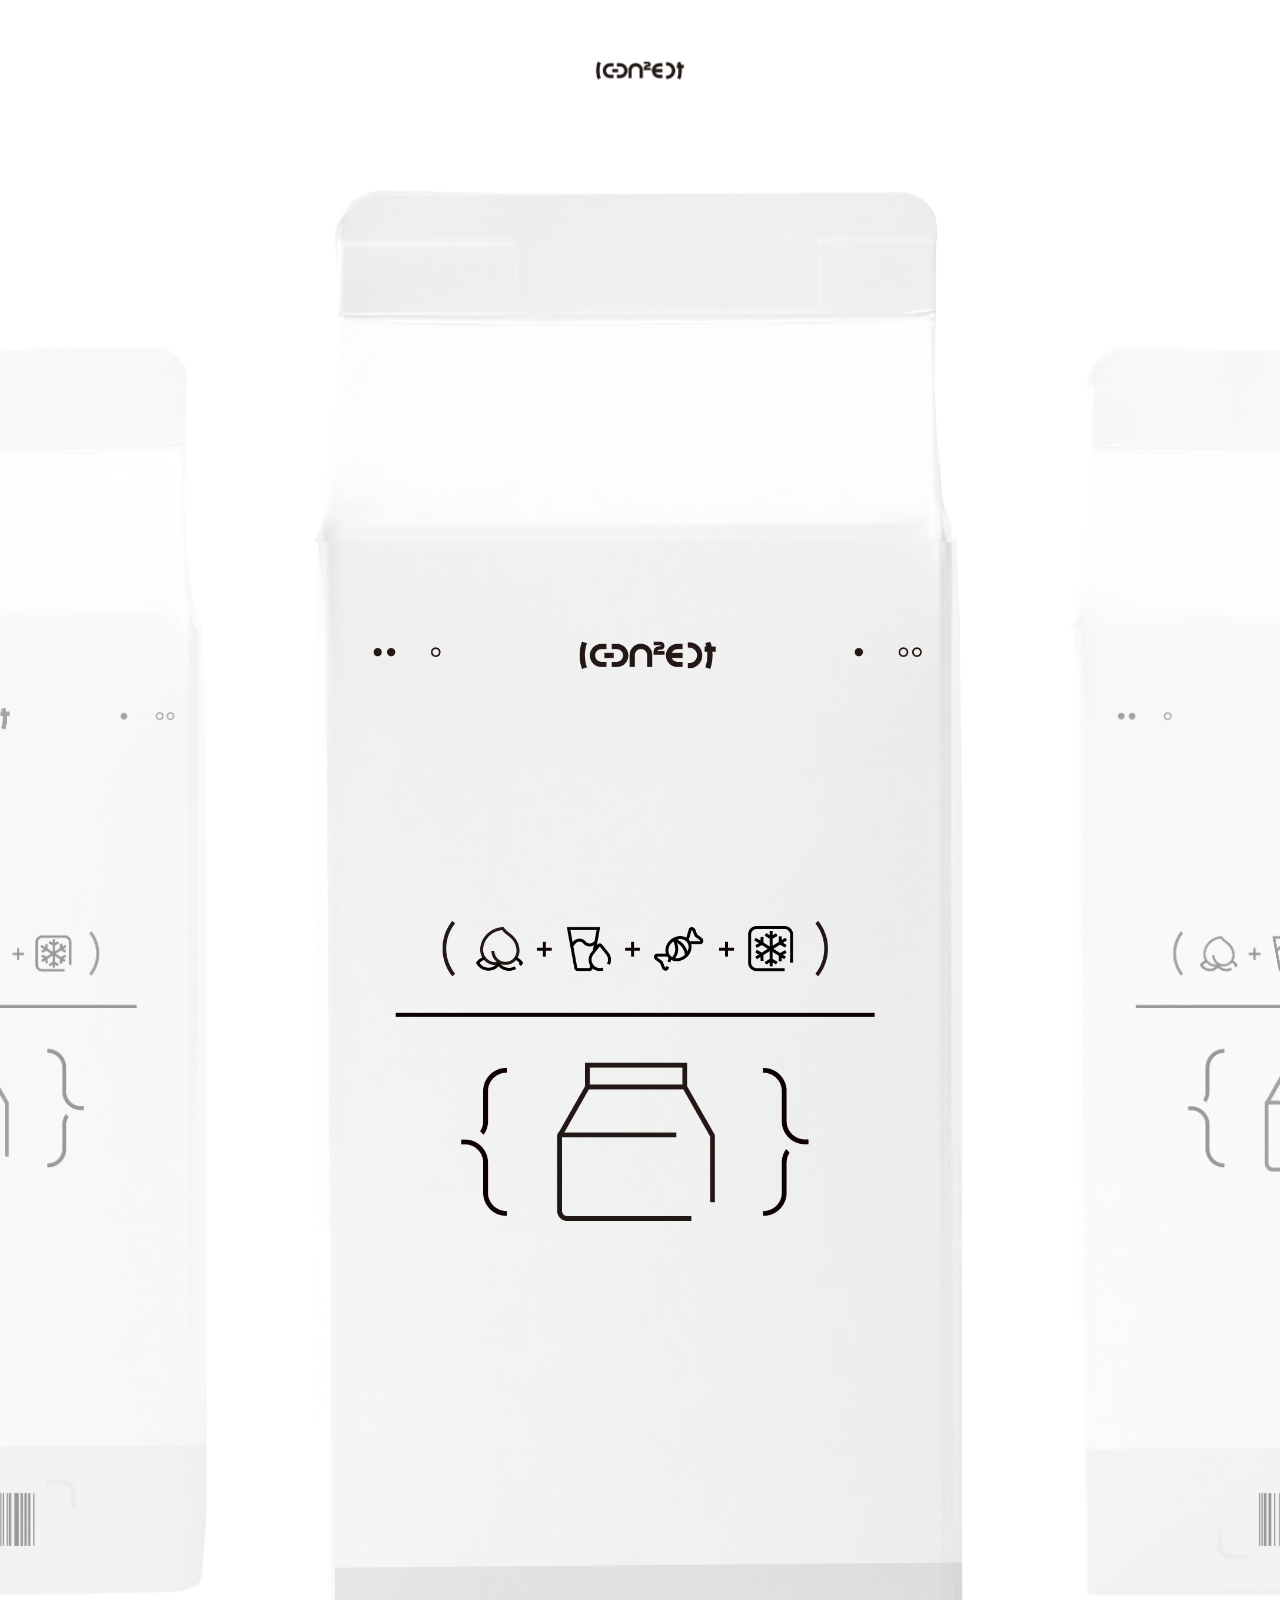
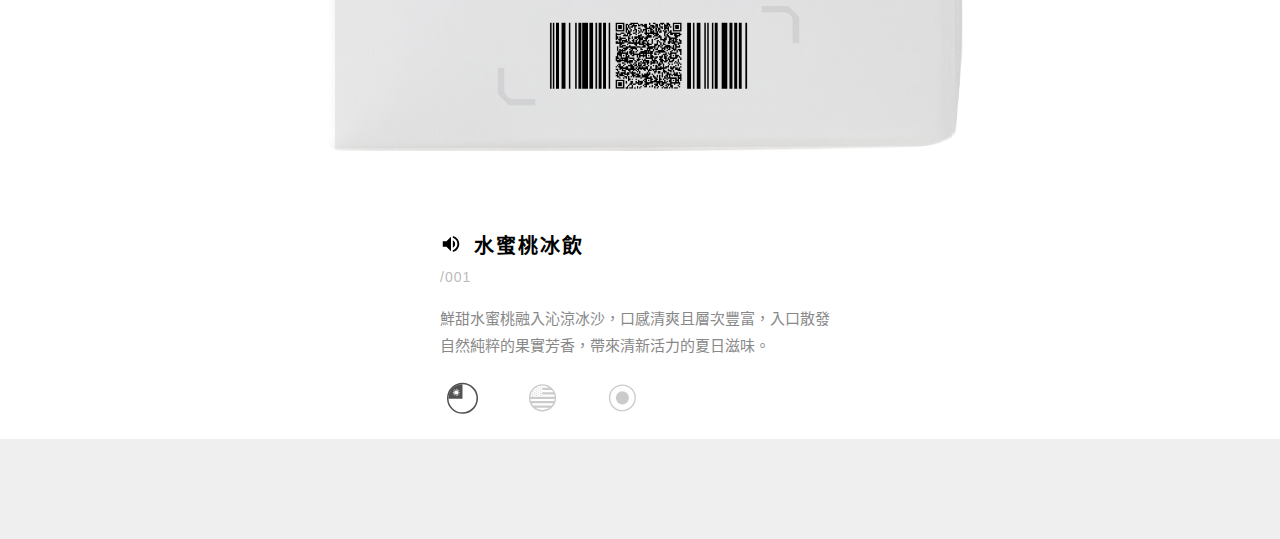
<file: 水蜜桃冰飲.html>
<!DOCTYPE html> 
<html lang="zh-TW"> 
<head>
  <meta charset="UTF-8">
  <meta name="viewport" content="width=device-width, initial-scale=1.0">
  <title>Food Math Dictionary</title>
  <style>
    :root {
      --active-gray: #555555;   
      --inactive-gray: #CCCCCC; 
      --footer-bg: #EFEFEF;    
    }

    body {
      margin: 0;
      padding: 0;
      font-family: "Noto Sans TC", sans-serif;
      display: flex;
      flex-direction: column;
      align-items: center;
      background: #ffffff;
      min-height: 100vh;
      overflow-x: hidden; /* 防止橫向捲軸出現 */
    }

    /* --- Header 區域 --- */
    header {
      width: 100%;
      padding: 10px 0;
      display: flex;
      justify-content: center;
      align-items: center;
    }

    .logo-img {
      width: 120px; 
      height: auto;
    }

    /* --- 上方產品圖區域 --- */
    .product-container {
      width: 60%;
      display: flex;
      justify-content: center;
      align-items: center;
      position: relative;
    }
    
    .product-side-img {
      width: 80%;
      min-height: 50vh;/*圖片最小要有螢幕的50%高度*/
      flex-shrink: 0; 
      opacity: 0.4; 
      filter: grayscale(100%); 
      object-fit: contain;
    }

    #product-image {
      width: 100%; 
      display: flex;
      flex-shrink: 0;
      z-index: 2; 
      object-fit: contain;
    }

    /* --- 文字顯示區域 --- */
    .content-section {
      width: 85%;
      margin-top: 20px;
      margin-bottom: 20px; 
      text-align: left;
      display: flex;
      flex-direction: column;
      align-items: flex-start;
      max-width: 400px; 
    }

    .title-row {
      display: flex;
      align-items: center;
      gap: 12px;
      cursor: pointer;
    }

    #speaker-icon {
      width: 22px;
      height: 22px;
      fill: #000000;
    }

    #display-title {
      font-size: 20px;
      font-weight: 700;
      margin: 0;
      letter-spacing: 2px;
    }

    #display-id {
      color: #bbbbbb;
      font-size: 14px;
      margin: 10px 0;
      letter-spacing: 1px;
    }

    #display-desc {
      color: #888888;
      font-size: 15px;
      line-height: 1.8;
      margin-top: 10px;
    }

    /* --- Footer 區域 --- */
    footer {
      width: 100%;
      height: 100px;
      background-color: var(--footer-bg);
      bottom: 0;
      display: flex;
      justify-content: center;
      align-items: center;
      z-index: 100;
    }

    .lang-switcher {
      display: flex;
      justify-content: center;
      align-items: center;
      gap: 35px;
    }

    .lang-btn {
      width: 45px;
      height: 45px;
      cursor: pointer;
      transition: all 0.3s ease;
      filter: grayscale(100%) opacity(0.3);
    }

    .lang-btn.active {
      filter: grayscale(0%) opacity(1);
      transform: scale(1.15);
    }

    .lang-btn:focus { outline: none; }
  </style>
</head>
<body>

  <header>
    <img src="ICON-16.png" class="logo-img" alt="Logo">
  </header>

  <div class="product-container">
    <img src="水蜜桃冰飲-32.png" class="product-side-img" alt="Side Product">
    <img id="product-image" src="水蜜桃冰飲-32.png" alt="Product">
    <img src="水蜜桃冰飲-32.png" class="product-side-img" alt="Side Product">
  </div>

  <div class="content-section">
    <div class="title-row" onclick="handleSpeech()">
      <svg id="speaker-icon" viewBox="0 0 24 24"><path d="M3 9v6h4l5 5V4L7 9H3zm13.5 3c0-1.77-1.02-3.29-2.5-4.03v8.05c1.48-.73 2.5-2.25 2.5-4.02zM14 3.23v2.06c2.89.86 5 3.54 5 6.71s-2.11 5.85-5 6.71v2.06c4.01-.91 7-4.49 7-8.77s-2.99-7.86-7-8.77z"/></svg>
      <h1 id="display-title">水蜜桃冰飲</h1>
    </div>
    <p id="display-id">/001</p>
    <p id="display-desc">鮮甜水蜜桃融入沁涼冰沙，口感清爽且層次豐富，入口散發自然純粹的果實芳香，帶來清新活力的夏日滋味。</p>
    
    <div class="lang-switcher">
        <img src="台-黑.svg" class="lang-btn active" onclick="switchLang('tw', this)" alt="Taiwan">
        <img src="美-黑.svg" class="lang-btn" onclick="switchLang('us', this)" alt="USA">
        <img src="日-黑.svg" class="lang-btn" onclick="switchLang('jp', this)" alt="Japan">
    </div>
  </div>

  <footer></footer>

  <script>
    const langData = {
      tw: {
        title: "水蜜桃冰飲",
        id: "/001",
        desc: "鮮甜水蜜桃融入沁涼冰沙，口感清爽且層次豐富，入口散發自然純粹的果實芳香，帶來清新活力的夏日滋味。",
        voice: "zh-TW"
      },
      us: {
        title: "Peach Iced Drink",
        id: "/002",
        desc: "Sweet peaches are blended into a refreshing shaved ice, creating a crisp and layered taste. The pure, natural fruit aroma bursts forth with every sip, bringing a refreshing and invigorating summer flavor.",
        voice: "en-US"
      },
      jp: {
        title: "ピーチアイスドリンク",
        id: "/003",
        desc: "甘い桃を爽やかなかき氷にブレンドすることで、キリッとした食感と奥深い味わいが生まれます。一口飲むごとに、ピュアで自然なフルーツの香りが広がり、爽やかで活力を与える夏の味わいをお楽しみいただけます。",
        voice: "ja-JP"
      }
    };

    let currentLang = 'tw';
    let synth = window.speechSynthesis;
    let currentUtterance = null;

    function switchLang(lang, element) {
      synth.cancel(); 
      
      currentLang = lang;
      const data = langData[lang];

      document.getElementById('display-title').innerText = data.title;
      document.getElementById('display-desc').innerText = data.desc;
      document.getElementById('display-id').innerText = data.id;
      
      const btns = document.querySelectorAll('.lang-btn');
      btns.forEach(btn => btn.classList.remove('active'));
      element.classList.add('active');
    }

    function handleSpeech() {
      if (synth.speaking) {
        if (synth.paused) {
          synth.resume();
        } else {
          synth.pause();
        }
      } else {
        startSpeaking();
      }
    }

    function startSpeaking() {
      const data = langData[currentLang];
      currentUtterance = new SpeechSynthesisUtterance();
      currentUtterance.text = data.title + ". " + data.desc;
      currentUtterance.lang = data.voice;
      currentUtterance.rate = 0.95; // 微調語速讓聲音更自然

      // 語音自動篩選邏輯：優先找 Siri 或 Google 的優質語音
      const voices = synth.getVoices();
      let selectedVoice = null;

      if (data.voice === "zh-TW") {
          selectedVoice = voices.find(v => 
            v.lang.includes("zh-TW") && (v.name.includes("Siri") || v.name.includes("Google") || v.name.includes("Premium"))
          ) || voices.find(v => v.lang.includes("zh-TW"));
      } else {
          selectedVoice = voices.find(v => v.lang === data.voice);
      }

      if (selectedVoice) {
          currentUtterance.voice = selectedVoice;
      }
      
      synth.speak(currentUtterance);
    }

    // 預載入語音清單確保 getVoices 有效
    window.speechSynthesis.onvoiceschanged = () => {
      synth.getVoices();
    };
  </script>
</body>
</html>
</file>
